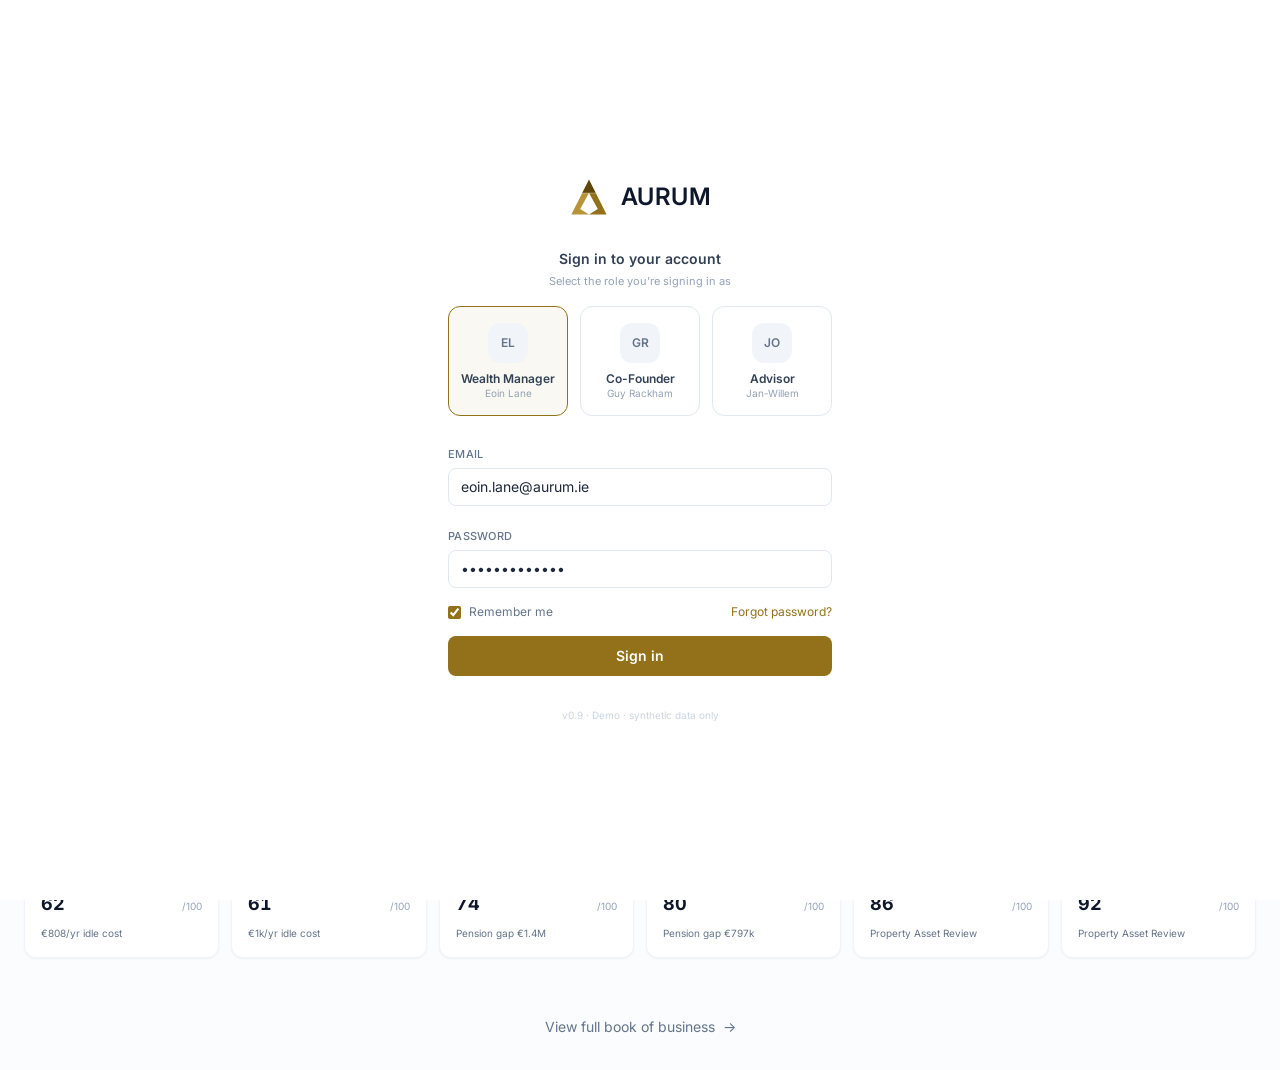
<file: index.html>
<!DOCTYPE html>
<html lang="en">
<head>
  <meta charset="UTF-8" />
  <meta name="viewport" content="width=device-width, initial-scale=1.0" />
  <title>Aurum — Wealth Intelligence Platform</title>
  <link rel="icon" type="image/svg+xml" href="favicon.svg" />
  <link rel="icon" type="image/x-icon" href="favicon.ico" />
  <link rel="apple-touch-icon" sizes="180x180" href="apple-touch-icon.png" />
  <link rel="stylesheet" href="tailwind.css?v=0.9.10" />
  <script src="cohort.js?v=0.9.10"></script>
  <style>
    @import url('https://fonts.googleapis.com/css2?family=Inter:wght@300;400;500;600;700&display=swap');
    body { font-family: 'Inter', system-ui, sans-serif; }
    .gold    { color: #92711A; }
    .gold-bg { background-color: #92711A; }
    .card { transition: transform 0.12s ease, box-shadow 0.12s ease; }
    .card:hover { transform: translateY(-2px); box-shadow: 0 8px 24px -8px rgba(15,23,42,0.12); }
  </style>
</head>
<body class="bg-slate-50/60 text-slate-900 min-h-screen">

  <!-- ── Sign-in overlay (theatrical — no real auth) ──────────────────── -->
  <div id="login-screen" class="fixed inset-0 z-50 bg-white flex items-center justify-center">
    <div class="w-full max-w-md px-8">
      <div class="flex items-center justify-center gap-3 mb-8">
        <svg viewBox="0 0 100 100" class="w-10 h-10 flex-shrink-0" aria-label="Aurum">
          <path d="M 50 6 L 67 40 L 33 40 Z" fill="#5E4509"/>
          <path d="M 33 40 L 50 40 L 28 80 L 50 94 L 6 94 Z" fill="#B89438"/>
          <path d="M 67 40 L 50 40 L 72 80 L 50 94 L 94 94 Z" fill="#92711A"/>
          <g stroke="#ffffff" stroke-width="0.8" fill="none">
            <line x1="33" y1="40" x2="67" y2="40"/>
            <line x1="50" y1="40" x2="50" y2="94"/>
          </g>
        </svg>
        <span class="font-semibold tracking-wide text-2xl text-slate-900">AURUM</span>
      </div>

      <h2 class="text-center text-sm font-semibold text-slate-700 mb-1">Sign in to your account</h2>
      <p class="text-center text-[11px] text-slate-400 mb-4">Select the role you're signing in as</p>
      <div class="grid grid-cols-3 gap-3 mb-6">
        <button type="button" data-user="eoin" onclick="selectUser('eoin')"
                class="persona-tile px-3 py-4 rounded-xl border border-slate-200 hover:border-slate-300 hover:bg-slate-50 transition-colors text-center">
          <div class="w-10 h-10 mx-auto rounded-xl bg-slate-100 flex items-center justify-center text-xs font-semibold text-slate-500">EL</div>
          <p class="mt-2 text-xs font-semibold text-slate-700">Wealth Manager</p>
          <p class="text-[10px] text-slate-400 leading-tight truncate">Eoin Lane</p>
        </button>
        <button type="button" data-user="guy" onclick="selectUser('guy')"
                class="persona-tile px-3 py-4 rounded-xl border border-slate-200 hover:border-slate-300 hover:bg-slate-50 transition-colors text-center">
          <div class="w-10 h-10 mx-auto rounded-xl bg-slate-100 flex items-center justify-center text-xs font-semibold text-slate-500">GR</div>
          <p class="mt-2 text-xs font-semibold text-slate-700">Co-Founder</p>
          <p class="text-[10px] text-slate-400 leading-tight truncate">Guy Rackham</p>
        </button>
        <button type="button" data-user="jan" onclick="selectUser('jan')"
                class="persona-tile px-3 py-4 rounded-xl border border-slate-200 hover:border-slate-300 hover:bg-slate-50 transition-colors text-center">
          <div class="w-10 h-10 mx-auto rounded-xl bg-slate-100 flex items-center justify-center text-xs font-semibold text-slate-500">JO</div>
          <p class="mt-2 text-xs font-semibold text-slate-700">Advisor</p>
          <p class="text-[10px] text-slate-400 leading-tight truncate">Jan-Willem</p>
        </button>
      </div>

      <form onsubmit="handleLogin(event)" class="space-y-4" autocomplete="off">
        <div>
          <label for="login-email" class="text-[11px] font-medium text-slate-500 uppercase tracking-wide">Email</label>
          <input id="login-email" type="email" required value="eoin.lane@aurum.ie"
                 class="mt-1 w-full px-3 py-2 border border-slate-200 rounded-lg focus:outline-none focus:ring-1 focus:ring-[#92711A] bg-white text-sm text-slate-800"/>
        </div>
        <div>
          <label for="login-password" class="text-[11px] font-medium text-slate-500 uppercase tracking-wide">Password</label>
          <input id="login-password" type="password" required value="demo-password"
                 class="mt-1 w-full px-3 py-2 border border-slate-200 rounded-lg focus:outline-none focus:ring-1 focus:ring-[#92711A] bg-white text-sm text-slate-800"/>
        </div>
        <div class="flex items-center justify-between text-xs">
          <label class="flex items-center gap-2 text-slate-500 select-none">
            <input type="checkbox" checked class="rounded border-slate-300 accent-[#92711A]"/>
            Remember me
          </label>
          <a href="#" onclick="event.preventDefault()" class="text-[#92711A] hover:underline">Forgot password?</a>
        </div>
        <button type="submit"
                class="w-full py-2.5 rounded-lg gold-bg text-white font-semibold text-sm hover:opacity-90 transition-opacity">
          Sign in
        </button>
      </form>
      <p class="mt-8 text-center text-[10px] text-slate-300">v0.9 · Demo · synthetic data only</p>
    </div>
  </div>

  <script>
    // ── Personas (theatrical — anyone can sign in as anyone) ────────────
    const AURUM_USERS = {
      eoin: { name: 'Eoin Lane',        first: 'Eoin', email: 'eoin.lane@aurum.ie',   title: 'Senior Wealth Manager', initials: 'EL' },
      guy:  { name: 'Guy Rackham',      first: 'Guy',  email: 'guy.rackham@aurum.ie', title: 'Co-Founder',            initials: 'GR' },
      jan:  { name: 'Jan-Willem Ophof', first: 'Jan',  email: 'jan.ophof@aurum.ie',   title: 'Advisor',               initials: 'JO' },
    };
    let aurumSelectedUser = 'eoin';

    function selectUser(key) {
      const u = AURUM_USERS[key];
      if (!u) return;
      aurumSelectedUser = key;
      document.getElementById('login-email').value = u.email;
      document.querySelectorAll('.persona-tile').forEach(t => {
        const on = t.dataset.user === key;
        t.classList.toggle('border-[#92711A]', on);
        t.classList.toggle('bg-[#92711A]/5',  on);
        t.classList.toggle('border-slate-200', !on);
      });
    }

    function applyUserToPage(key) {
      const u = AURUM_USERS[key] || AURUM_USERS.eoin;
      const nameEl = document.getElementById('header-user-name');
      const initEl = document.getElementById('header-user-initials');
      const greetEl = document.getElementById('greeting');
      if (nameEl)  nameEl.textContent  = `${u.name} · ${u.title}`;
      if (initEl)  initEl.textContent  = u.initials;
      if (greetEl) greetEl.textContent = `Welcome back, ${u.first}`;
    }

    function handleLogin(e) {
      e.preventDefault();
      try { sessionStorage.setItem('aurum_user', aurumSelectedUser); } catch (_) {}
      applyUserToPage(aurumSelectedUser);
      const screen = document.getElementById('login-screen');
      screen.style.transition = 'opacity 0.25s ease';
      screen.style.opacity = '0';
      setTimeout(() => { screen.style.display = 'none'; }, 250);
    }

    function signOut(e) {
      if (e) e.preventDefault();
      try { sessionStorage.removeItem('aurum_user'); } catch (_) {}
      location.reload();
    }

    // Pre-select last persona used (if any); apply name to header immediately
    // so the page is correct even before the user clicks Sign in.
    (function() {
      let saved = null;
      try { saved = sessionStorage.getItem('aurum_user'); } catch (_) {}
      const key = AURUM_USERS[saved] ? saved : 'eoin';
      selectUser(key);
      // Defer applyUserToPage until DOM is ready (header elements exist)
      document.addEventListener('DOMContentLoaded', () => applyUserToPage(key));
    })();
  </script>

  <!-- ── Header ──────────────────────────────────────────────────────── -->
  <header class="bg-white border-b border-slate-100">
    <div class="px-6 py-3.5 flex items-center justify-between max-w-7xl mx-auto">
      <div class="flex items-center gap-3">
        <svg viewBox="0 0 100 100" class="w-8 h-8 flex-shrink-0" aria-label="Aurum">
          <path d="M 50 6 L 67 40 L 33 40 Z" fill="#5E4509"/>
          <path d="M 33 40 L 50 40 L 28 80 L 50 94 L 6 94 Z" fill="#B89438"/>
          <path d="M 67 40 L 50 40 L 72 80 L 50 94 L 94 94 Z" fill="#92711A"/>
          <g stroke="#ffffff" stroke-width="0.8" fill="none">
            <line x1="33" y1="40" x2="67" y2="40"/>
            <line x1="50" y1="40" x2="50" y2="94"/>
          </g>
        </svg>
        <span class="font-semibold text-slate-900 tracking-wide">AURUM</span>
        <span class="text-slate-300 text-sm">|</span>
        <span class="text-slate-400 text-sm">Wealth Intelligence Platform</span>
      </div>
      <div class="flex items-center gap-3">
        <span id="header-user-name" class="text-xs text-slate-400">Eoin Lane · Senior Wealth Manager</span>
        <div id="header-user-initials" class="w-8 h-8 rounded-full bg-slate-100 flex items-center justify-center text-[11px] font-semibold text-slate-500">EL</div>
        <a href="#" onclick="signOut(event)" class="text-[11px] text-slate-400 hover:text-slate-700">Sign out</a>
      </div>
    </div>
  </header>

  <main class="max-w-7xl mx-auto px-6 py-8 space-y-10">

    <!-- ── Greeting + day frame ──────────────────────────────────────── -->
    <section>
      <h1 id="greeting" class="text-2xl font-semibold text-slate-900">Welcome back, Eoin</h1>
      <p id="day-frame" class="text-sm text-slate-500 mt-1"></p>
    </section>

    <!-- ── Row 1: Hidden Opportunities ───────────────────────────────── -->
    <section>
      <div class="flex items-baseline justify-between mb-4">
        <div>
          <h2 class="text-[11px] font-semibold text-slate-500 uppercase tracking-widest">Hidden opportunities</h2>
          <p class="text-[11px] text-slate-400 mt-0.5">Clients who don't look urgent on the surface but carry a High-urgency conversation</p>
        </div>
        <span id="hidden-count" class="text-[11px] text-slate-400"></span>
      </div>
      <div id="hidden-row" class="grid grid-cols-1 sm:grid-cols-2 lg:grid-cols-5 gap-4"></div>
    </section>

    <!-- ── Row 2: Biggest movers (last 6 months) ─────────────────────── -->
    <section>
      <div class="flex items-baseline justify-between mb-4">
        <div>
          <h2 class="text-[11px] font-semibold text-slate-500 uppercase tracking-widest">Biggest movers · last 6 months</h2>
          <p class="text-[11px] text-slate-400 mt-0.5">Direction of travel — the part of the book a static snapshot can't show</p>
        </div>
        <span id="movers-count" class="text-[11px] text-slate-400"></span>
      </div>
      <div id="movers-row" class="grid grid-cols-1 sm:grid-cols-2 lg:grid-cols-4 gap-4"></div>
    </section>

    <!-- ── Row 3: Across the lifecycle ───────────────────────────────── -->
    <section>
      <div class="flex items-baseline justify-between mb-4">
        <div>
          <h2 class="text-[11px] font-semibold text-slate-500 uppercase tracking-widest">Across the lifecycle</h2>
          <p class="text-[11px] text-slate-400 mt-0.5">Top-priority prospect in each life stage — a forcing function for book breadth</p>
        </div>
      </div>
      <div id="lifecycle-row" class="grid grid-cols-2 md:grid-cols-3 lg:grid-cols-6 gap-3"></div>
    </section>

    <!-- ── Footer CTA ───────────────────────────────────────────────── -->
    <div class="text-center pt-4">
      <a href="dashboard.html"
         class="inline-flex items-center gap-2 text-sm text-slate-500 hover:text-slate-700">
        View full book of business
        <span aria-hidden="true">→</span>
      </a>
    </div>

  </main>

  <script>
    // ── Utilities ─────────────────────────────────────────────────────
    const STAGE_LABELS = { seed:'Seed', growth:'Growth', expansion:'Expansion', peak:'Peak', wind_down:'Wind-Down', retired:'Retired' };
    const STAGE_ORDER  = ['seed','growth','expansion','peak','wind_down','retired'];
    const URG_RANK     = { High:3, Medium:2, Low:1 };

    function initials(name) {
      return name.replace(/^(Mr\.|Mrs\.|Ms\.|Dr\.)\s+/,'')
        .split(/\s+/).filter(Boolean).slice(0,2).map(s=>s[0]).join('').toUpperCase();
    }
    function euros(v) {
      if (v == null || !isFinite(v)) return '—';
      const abs = Math.abs(v);
      if (abs >= 1_000_000) return `€${(v/1_000_000).toFixed(2).replace(/\.?0+$/,'')}M`;
      if (abs >= 1_000)     return `€${Math.round(v/1_000)}k`;
      return `€${Math.round(v)}`;
    }
    function priorityChip(p) {
      const cls = p==='High'   ? 'bg-red-50 text-red-600 border-red-100'
                : p==='Medium' ? 'bg-amber-50 text-amber-700 border-amber-100'
                :                'bg-emerald-50 text-emerald-700 border-emerald-100';
      return `<span class="px-2 py-0.5 rounded-md text-[10px] font-semibold border ${cls}">${p}</span>`;
    }
    // Credit-side recs are excluded from Hidden Opportunities — they're defensive
    // ("fix your credit") rather than wealth-side opportunity conversations.
    const CREDIT_AREAS = new Set(['Credit Rehabilitation', 'Credit Health']);
    function topWealthHighRec(c) {
      return (c.recommendations || []).find(r => r.urgency === 'High' && !CREDIT_AREAS.has(r.area));
    }
    function topHighRec(c) {
      return (c.recommendations || []).find(r => r.urgency === 'High');
    }

    // 6-month overall-score delta — points -7 → -1 of the 24-month time series.
    // Window picked because the synthetic data has a ramp-up artefact in the
    // earliest months; 6 back is well into stable territory.
    function sixMonthDelta(c) {
      const ts = c.time_series || [];
      if (ts.length < 7) return 0;
      return ts[ts.length - 1].overall_wealth_score - ts[ts.length - 7].overall_wealth_score;
    }

    // Inline mini-sparkline for the Movers cards — overall score across the
    // full 24-month window, coloured by direction of travel.
    function miniSparkline(values, stroke) {
      if (!values || values.length < 2) return '';
      const w = 100, h = 24, pad = 2;
      const x = i => pad + i * ((w - pad * 2) / (values.length - 1));
      const y = v => pad + (1 - v / 100) * (h - pad * 2);
      const pts = values.map((v, i) => `${x(i).toFixed(1)},${y(v).toFixed(1)}`).join(' ');
      const last = values[values.length - 1];
      return `<svg viewBox="0 0 ${w} ${h}" preserveAspectRatio="none" style="width:100%;height:${h}px">
        <polyline points="${pts}" fill="none" stroke="${stroke}" stroke-width="1.5" stroke-linejoin="round"/>
        <circle cx="${x(values.length - 1).toFixed(1)}" cy="${y(last).toFixed(1)}" r="2" fill="${stroke}"/>
      </svg>`;
    }

    // Cohort gap for the score most relevant to the urgent rec — answers
    // "is this client behind their stage peers on the dimension that matters?"
    const PROSPERITY_RECS = new Set([
      'FCF Conversion', 'Idle Capital Cost',
      'Wealth Building', 'Wealth Seeding',
      'Pension Adequacy', 'Pension Consolidation', 'Pension Growth',
      'Prosperity Pivot', 'Property Asset Review',
    ]);
    const SOLVENCY_RECS = new Set(['Mortgage Transition']);
    function cohortGap(c) {
      const rec = topWealthHighRec(c);
      let scoreKey = 'overall_wealth_score', label = 'overall';
      if (rec && SOLVENCY_RECS.has(rec.area))      { scoreKey = 'solvency_score';   label = 'solvency'; }
      else if (rec && PROSPERITY_RECS.has(rec.area)) { scoreKey = 'prosperity_score'; label = 'prosperity'; }
      const peers = COHORT_DATA.individuals.filter(p => p.life_stage === c.life_stage && p.customer_id !== c.customer_id);
      if (!peers.length) return null;
      const avg = peers.reduce((s, p) => s + (p[scoreKey] || 0), 0) / peers.length;
      return { gap: c[scoreKey] - avg, label };
    }

    // Translate a High-urgency rec into a wealth-manager sentence
    function urgentSignal(c) {
      const m = c.metrics || {};
      const rec = topHighRec(c);
      if (!rec) return null;
      switch (rec.area) {
        case 'FCF Conversion':
          return m.idle_capital_cost_annual && m.monthly_fcf
            ? `${euros(m.monthly_fcf)}/mo accumulating idle · ${euros(m.idle_capital_cost_annual)}/yr opportunity cost`
            : `Free cash flow accumulating with no investment route`;
        case 'Idle Capital Cost':
          return `Idle capital cost ${euros(m.idle_capital_cost_annual)}/yr — needs deployment route`;
        case 'Credit Rehabilitation':
          return `Credit reliability ${Math.round((m.credit_reliability||0)*100)}% — caps solvency before growth`;
        case 'Mortgage Transition':
          return `Mortgage near payoff — redirect debt service to investment`;
        case 'Pension Adequacy':
          return m.pension_annual_shortfall
            ? `Pension shortfall ${euros(m.pension_annual_shortfall)}/yr at current trajectory`
            : `Pension gap ${euros(m.pension_gap)}`;
        case 'Pension Consolidation':
          return `Pension consolidation window — preservation conversation overdue`;
        case 'Wealth Building':
          return `Wealth-building runway with ${euros(m.monthly_fcf)}/mo of headroom`;
        default:
          return rec.area;
      }
    }

    // Fallback signal when no High-urgency rec exists (used by lifecycle row)
    function generalSignal(c) {
      const m = c.metrics || {};
      const rec = (c.recommendations || []).sort((a,b)=>(URG_RANK[b.urgency]||0)-(URG_RANK[a.urgency]||0))[0];
      if (rec) {
        if (rec.area === 'Pension Adequacy' && m.pension_gap) return `Pension gap ${euros(m.pension_gap)}`;
        if (rec.area === 'Idle Capital Cost' && m.idle_capital_cost_annual) return `${euros(m.idle_capital_cost_annual)}/yr idle cost`;
        return rec.area;
      }
      if (m.pension_gap && m.pension_gap > 100_000) return `Pension gap ${euros(m.pension_gap)}`;
      if (m.monthly_fcf && m.monthly_fcf > 1000)    return `${euros(m.monthly_fcf)}/mo FCF`;
      return 'On track';
    }

    // ── Card renderers ────────────────────────────────────────────────
    function hiddenCard(c) {
      const signal = urgentSignal(c) || 'Conversation pending';
      const rec = topWealthHighRec(c) || topHighRec(c);
      const gap = cohortGap(c);
      const gapChip = gap
        ? `<span class="text-[10px] text-slate-500 tabular-nums">
             vs ${STAGE_LABELS[c.life_stage]} ${gap.label}
             <span class="font-semibold" style="color:${gap.gap < 0 ? '#ef4444' : '#10b981'}">${gap.gap >= 0 ? '+' : ''}${gap.gap.toFixed(0)}</span>
           </span>`
        : '';
      const briefingChip = c.briefing
        ? `<span class="px-1.5 py-0.5 rounded text-[9px] font-semibold uppercase tracking-wide bg-slate-900 text-slate-100">Briefing ready</span>`
        : '';
      return `
        <a href="dashboard.html#${c.customer_id}" class="card block bg-white rounded-2xl border border-slate-100 shadow-sm p-5">
          <div class="flex items-start justify-between">
            <div class="flex items-center gap-3 min-w-0">
              <div class="w-10 h-10 rounded-xl bg-slate-100 flex items-center justify-center text-sm font-light text-slate-400 flex-shrink-0">
                ${initials(c.name)}
              </div>
              <div class="min-w-0">
                <p class="text-sm font-semibold text-slate-900 truncate">${c.name}</p>
                <p class="text-[11px] text-slate-400 truncate">${c.age} · ${STAGE_LABELS[c.life_stage]} · ${c.occupation || '—'}</p>
              </div>
            </div>
            ${priorityChip(c.engagement_priority)}
          </div>
          <div class="mt-4 flex items-baseline gap-2">
            <span class="text-2xl font-bold text-slate-900 tabular-nums">${c.overall_wealth_score.toFixed(0)}</span>
            <span class="text-[10px] text-slate-400">overall</span>
            <span class="ml-auto px-1.5 py-0.5 rounded text-[9px] font-bold uppercase tracking-wide bg-red-50 text-red-600 border border-red-100">
              ${rec ? rec.area : 'Urgent'}
            </span>
          </div>
          <p class="mt-3 text-[11px] text-slate-600 leading-snug">${signal}</p>
          <div class="mt-3 pt-3 border-t border-slate-100 flex items-center justify-between gap-2">
            ${gapChip}
            ${briefingChip}
          </div>
        </a>`;
    }

    function moverCard(c) {
      const delta = sixMonthDelta(c);
      const isUp = delta > 0;
      const tone = isUp ? '#10b981' : '#ef4444';
      const arrow = delta >= 0.5 ? '↑' : delta <= -0.5 ? '↓' : '→';
      const series = (c.time_series || []).map(pt => pt.overall_wealth_score);
      return `
        <a href="dashboard.html#${c.customer_id}" class="card block bg-white rounded-2xl border border-slate-100 shadow-sm p-5">
          <div class="flex items-start justify-between">
            <div class="flex items-center gap-3 min-w-0">
              <div class="w-10 h-10 rounded-xl bg-slate-100 flex items-center justify-center text-sm font-light text-slate-400 flex-shrink-0">
                ${initials(c.name)}
              </div>
              <div class="min-w-0">
                <p class="text-sm font-semibold text-slate-900 truncate">${c.name}</p>
                <p class="text-[11px] text-slate-400 truncate">${c.age} · ${STAGE_LABELS[c.life_stage]} · ${c.occupation || '—'}</p>
              </div>
            </div>
            <div class="text-right flex-shrink-0">
              <p class="text-[9px] text-slate-400 uppercase tracking-wide">6-mo Δ</p>
              <p class="text-base font-bold tabular-nums" style="color:${tone}">${arrow} ${delta >= 0 ? '+' : ''}${delta.toFixed(1)}</p>
            </div>
          </div>
          <div class="mt-3">${miniSparkline(series, tone)}</div>
          <div class="mt-2 flex items-baseline justify-between">
            <span class="text-[11px] text-slate-500">Now <span class="font-semibold text-slate-700 tabular-nums">${c.overall_wealth_score.toFixed(0)}</span> · was ${(c.overall_wealth_score - delta).toFixed(0)}</span>
            ${priorityChip(c.engagement_priority)}
          </div>
        </a>`;
    }

    function lifecycleCard(c, stageLabel) {
      return `
        <a href="dashboard.html#${c.customer_id}" class="card block bg-white rounded-xl border border-slate-100 shadow-sm p-4">
          <div class="flex items-center justify-between">
            <span class="text-[9px] font-semibold gold uppercase tracking-widest">${stageLabel}</span>
            ${priorityChip(c.engagement_priority)}
          </div>
          <p class="mt-3 text-sm font-semibold text-slate-900 truncate">${c.name}</p>
          <p class="text-[10px] text-slate-400 truncate">${c.age} · ${c.occupation || '—'}</p>
          <div class="mt-3 flex items-baseline justify-between">
            <span class="text-lg font-bold text-slate-900 tabular-nums">${c.overall_wealth_score.toFixed(0)}</span>
            <span class="text-[10px] text-slate-400">/100</span>
          </div>
          <p class="mt-2 text-[10px] text-slate-500 truncate">${generalSignal(c)}</p>
        </a>`;
    }

    // ── Boot ──────────────────────────────────────────────────────────
    (function init() {
      if (typeof COHORT_DATA === 'undefined') {
        document.getElementById('hidden-row').innerHTML =
          '<p class="col-span-full text-slate-400 text-sm p-8">cohort.js not found.</p>';
        return;
      }
      const all = COHORT_DATA.individuals;

      // Day frame
      const today = new Date().toLocaleDateString('en-IE', { weekday:'long', day:'numeric', month:'long', year:'numeric' });
      const highPriority = all.filter(c => c.engagement_priority === 'High').length;
      document.getElementById('day-frame').textContent =
        `${today} · ${all.length} clients · ${highPriority} high priority`;

      // Row 1 — Hidden Opportunities: non-High priority WITH at least one
      // High-urgency *wealth-side* rec (credit-defensive recs excluded — those
      // are a separate conversation we'll surface elsewhere).
      const hidden = all
        .filter(c => c.engagement_priority !== 'High')
        .filter(c => (c.recommendations || []).some(r => r.urgency === 'High' && !CREDIT_AREAS.has(r.area)))
        .sort((a, b) => {
          // Featured client always anchors the row — it's the demo's narrative anchor
          if (a.featured !== b.featured) return a.featured ? -1 : 1;
          const aH = a.recommendations.filter(r => r.urgency === 'High' && !CREDIT_AREAS.has(r.area)).length;
          const bH = b.recommendations.filter(r => r.urgency === 'High' && !CREDIT_AREAS.has(r.area)).length;
          if (bH !== aH) return bH - aH;
          return a.overall_wealth_score - b.overall_wealth_score; // lower score = more hidden
        });

      // Cap two per life stage so the row tells multiple stage stories,
      // not five variations of one stage.
      const stageCount = {};
      const hiddenDiverse = [];
      for (const c of hidden) {
        const used = stageCount[c.life_stage] || 0;
        if (used >= 2) continue;
        hiddenDiverse.push(c);
        stageCount[c.life_stage] = used + 1;
        if (hiddenDiverse.length >= 5) break;
      }

      document.getElementById('hidden-count').textContent =
        hidden.length === 1 ? '1 found across the book' : `${hidden.length} found across the book`;
      document.getElementById('hidden-row').innerHTML = hiddenDiverse.map(hiddenCard).join('');

      // Row 2 — Biggest movers (6-month overall-score delta, |Δ| ≥ 3).
      // Force balance: top 2 improvers + top 2 decliners. The row always tells
      // two stories — clients to deepen with AND clients at risk — rather than
      // skewing to whichever direction dominates this week's data.
      const moverPool = all
        .map(c => ({ c, d: sixMonthDelta(c) }))
        .filter(x => Math.abs(x.d) >= 3);
      const improvers = moverPool.filter(x => x.d > 0).sort((a, b) => b.d - a.d).slice(0, 2);
      const decliners = moverPool.filter(x => x.d < 0).sort((a, b) => a.d - b.d).slice(0, 2);
      // Order: improver, decliner, improver, decliner — visual alternation
      const moversShown = [improvers[0], decliners[0], improvers[1], decliners[1]].filter(Boolean);
      document.getElementById('movers-count').textContent =
        `${moverPool.length} clients moving ±3 or more · ${improvers.length} up · ${decliners.length} down`;
      document.getElementById('movers-row').innerHTML = moversShown.map(x => moverCard(x.c)).join('');

      // Row 3 — Lifecycle: top in each stage, ordered Seed → Retired
      const lifecycle = STAGE_ORDER.map(stage => {
        const peers = all.filter(c => c.life_stage === stage);
        if (!peers.length) return '';
        const top = peers.sort((a, b) =>
          (URG_RANK[b.engagement_priority]||0) - (URG_RANK[a.engagement_priority]||0)
          || b.overall_wealth_score - a.overall_wealth_score
        )[0];
        return lifecycleCard(top, STAGE_LABELS[stage]);
      }).join('');
      document.getElementById('lifecycle-row').innerHTML = lifecycle;
    })();
  </script>
</body>
</html>
</file>
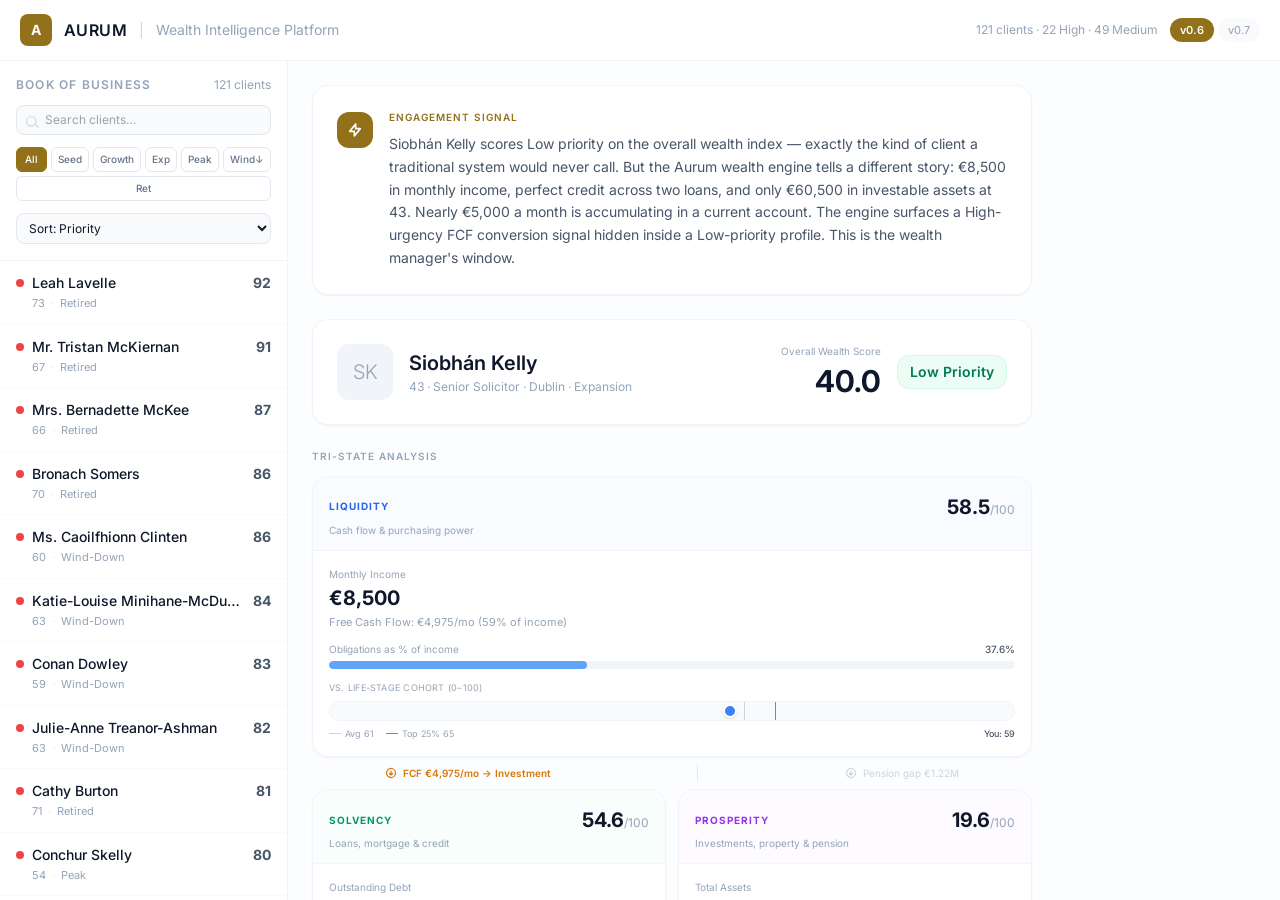
<file: v0.6/index.html>
<!DOCTYPE html>
<html lang="en">
<head>
  <meta charset="UTF-8" />
  <meta name="viewport" content="width=device-width, initial-scale=1.0" />
  <title>Aurum — Wealth Intelligence Platform</title>
  <link rel="stylesheet" href="../tailwind.css" />
  <script src="../cohort.js"></script>
  <script src="../scenario.js"></script>
  <style>
    @import url('https://fonts.googleapis.com/css2?family=Inter:wght@300;400;500;600;700&display=swap');
    body { font-family: 'Inter', system-ui, sans-serif; }
    .fade-in { animation: fadeUp 0.4s ease forwards; }
    @keyframes fadeUp { from { opacity:0; transform:translateY(8px); } to { opacity:1; transform:none; } }
    .client-row { transition: background 0.15s; }
    .client-row:hover { background: #fafafa; }
    .client-row.selected { background: #fffbeb; border-left: 3px solid #92711A; }
    .gold { color: #92711A; }
    .gold-bg { background-color: #92711A; }
    ::-webkit-scrollbar { width: 4px; }
    ::-webkit-scrollbar-track { background: transparent; }
    ::-webkit-scrollbar-thumb { background: #e2e8f0; border-radius: 2px; }
    .prop-bar { transition: width 0.9s cubic-bezier(0.4,0,0.2,1); }
    input[type=range] { accent-color: #92711A; cursor: pointer; }
  </style>
</head>
<body class="bg-white text-slate-900 h-screen flex flex-col overflow-hidden">

  <!-- ── Header ──────────────────────────────────────────────────────── -->
  <header class="bg-white border-b border-slate-100 flex-shrink-0 z-10">
    <div class="px-5 py-3.5 flex items-center justify-between">
      <div class="flex items-center gap-3">
        <div class="w-8 h-8 rounded-lg gold-bg flex items-center justify-center">
          <span class="text-white font-bold text-sm">A</span>
        </div>
        <span class="font-semibold text-slate-900 tracking-wide">AURUM</span>
        <span class="text-slate-300 text-sm hidden sm:inline">|</span>
        <span class="text-slate-400 text-sm hidden sm:inline">Wealth Intelligence Platform</span>
      </div>
      <div class="flex items-center gap-3">
        <span id="cohort-summary" class="text-xs text-slate-400 hidden sm:block"></span>
        <div class="flex items-center gap-1 text-[11px]">
          <span class="px-2.5 py-1 rounded-full bg-[#92711A] text-white font-semibold">v0.6</span>
          <a href="../" class="px-2.5 py-1 rounded-full bg-slate-50 text-slate-400 hover:text-slate-600 hover:bg-slate-100 transition-colors">v0.7</a>
        </div>
      </div>
    </div>
  </header>

  <!-- ── Two-panel body ──────────────────────────────────────────────── -->
  <div class="flex flex-1 overflow-hidden">

    <!-- ── Left: Client list ─────────────────────────────────────────── -->
    <aside class="w-72 border-r border-slate-100 flex flex-col flex-shrink-0 bg-white">
      <div class="p-4 border-b border-slate-100 space-y-3">
        <div class="flex items-center justify-between">
          <span class="text-xs font-semibold text-slate-400 uppercase tracking-widest">Book of Business</span>
          <span id="client-count" class="text-xs text-slate-400"></span>
        </div>
        <div class="relative">
          <svg class="absolute left-2.5 top-2.5 w-3.5 h-3.5 text-slate-300" fill="none" viewBox="0 0 24 24" stroke="currentColor" stroke-width="2">
            <path stroke-linecap="round" stroke-linejoin="round" d="M21 21l-4.35-4.35M17 11A6 6 0 111 11a6 6 0 0116 0z"/>
          </svg>
          <input id="search" type="text" placeholder="Search clients…"
            class="w-full pl-7 pr-3 py-1.5 text-xs border border-slate-200 rounded-lg focus:outline-none focus:ring-1 focus:ring-[#B8860B] bg-slate-50"/>
        </div>
        <div class="flex gap-1 flex-wrap">
          <button onclick="setFilter('all')"       class="filter-btn text-[10px] font-medium px-1.5 py-1 rounded-md border" data-stage="all">All</button>
          <button onclick="setFilter('seed')"      class="filter-btn text-[10px] font-medium px-1.5 py-1 rounded-md border" data-stage="seed">Seed</button>
          <button onclick="setFilter('growth')"    class="filter-btn text-[10px] font-medium px-1.5 py-1 rounded-md border" data-stage="growth">Growth</button>
          <button onclick="setFilter('expansion')" class="filter-btn text-[10px] font-medium px-1.5 py-1 rounded-md border" data-stage="expansion">Exp</button>
          <button onclick="setFilter('peak')"      class="filter-btn text-[10px] font-medium px-1.5 py-1 rounded-md border" data-stage="peak">Peak</button>
          <button onclick="setFilter('wind_down')" class="filter-btn text-[10px] font-medium px-1.5 py-1 rounded-md border" data-stage="wind_down">Wind↓</button>
          <button onclick="setFilter('retired')"   class="filter-btn text-[10px] font-medium px-1.5 py-1 rounded-md border" data-stage="retired">Ret</button>
        </div>
        <select id="sort-select" onchange="setSort(this.value)"
          class="w-full text-xs border border-slate-200 rounded-lg px-2 py-1.5 bg-slate-50 focus:outline-none focus:ring-1 focus:ring-[#B8860B]">
          <option value="priority">Sort: Priority</option>
          <option value="score_desc">Sort: Score ↓</option>
          <option value="score_asc">Sort: Score ↑</option>
          <option value="name">Sort: Name A–Z</option>
        </select>
      </div>
      <div class="flex-1 overflow-y-auto" id="client-list"></div>
    </aside>

    <!-- ── Right: Detail panel ───────────────────────────────────────── -->
    <main class="flex-1 overflow-y-auto bg-slate-50/40" id="detail-panel">
      <div class="p-6 text-slate-400 text-sm">Select a client to view their profile.</div>
    </main>
  </div>

  <script>
    // ── Constants ─────────────────────────────────────────────────────
    const STAGE_LABELS = { seed:'Seed', growth:'Growth', expansion:'Expansion', peak:'Peak', wind_down:'Wind-Down', retired:'Retired' };
    const STAGE_ORDER  = ['seed','growth','expansion','peak','wind_down','retired'];
    // Conservative real return for drawdown planner (nominal 4% ≈ real 1.5% after inflation)
    const EQUITY_RETURN  = 0.04;
    const INFLATION_RATE = 0.025;

    // ── State ─────────────────────────────────────────────────────────
    let selectedId  = null;
    let filterStage = 'all';
    let sortBy      = 'priority';
    let searchQuery = '';

    // ── Formatting helpers ────────────────────────────────────────────
    function priorityOrder(p) { return p==='High'?0:p==='Medium'?1:2; }

    function priorityStyles(p) {
      if (p==='High')   return 'bg-red-50 text-red-600 border border-red-100';
      if (p==='Medium') return 'bg-amber-50 text-amber-700 border border-amber-100';
      return 'bg-emerald-50 text-emerald-700 border border-emerald-100';
    }

    function priorityDot(p) {
      return p==='High'?'#ef4444':p==='Medium'?'#f59e0b':'#10b981';
    }

    function urgencyStyles(u) {
      if (u==='High')   return { bar:'bg-red-500',    badge:'bg-red-50 text-red-600 border-red-100' };
      if (u==='Medium') return { bar:'bg-amber-400',  badge:'bg-amber-50 text-amber-700 border-amber-100' };
      return                   { bar:'bg-emerald-400',badge:'bg-emerald-50 text-emerald-700 border-emerald-100' };
    }

    function stateColour(s) {
      if (s==='Liquidity')  return 'text-blue-600 bg-blue-50';
      if (s==='Solvency')   return 'text-emerald-600 bg-emerald-50';
      if (s==='Prosperity') return 'text-purple-600 bg-purple-50';
      return 'text-slate-600 bg-slate-50';
    }

    function euros(v) {
      if (v == null) return '—';
      const abs = Math.abs(v);
      if (abs >= 1_000_000) return (v<0?'-':'')+'€'+(abs/1_000_000).toFixed(2)+'M';
      if (abs >= 1_000)     return (v<0?'-':'')+'€'+Math.round(abs).toLocaleString('en-IE');
      return (v<0?'-':'')+'€'+Math.round(abs);
    }

    function pct(v, d=1) { return v==null?'—':(v*100).toFixed(d)+'%'; }

    function initials(name) {
      const p = name.trim().split(/\s+/);
      return p.length===1 ? p[0].slice(0,2).toUpperCase() : (p[0][0]+p[p.length-1][0]).toUpperCase();
    }

    function autoInsight(c) {
      const first = c.name.split(' ').find(w => !w.match(/^(Mr|Mrs|Ms|Dr|Prof)\.?$/i)) || c.name.split(' ')[0];
      const top = c.recommendations && c.recommendations[0];
      if (c.engagement_priority==='High') {
        return `${first} presents a high-priority engagement opportunity. The Aurum wealth engine has surfaced a ${top?top.area:'wealth building'} signal — immediate outreach recommended.`;
      }
      if (c.engagement_priority==='Medium') {
        return `${first} scores Medium priority on the wealth index. The engine flags a ${top?top.area:'portfolio review'} opportunity worth exploring in the next advisory cycle.`;
      }
      return `${first} is currently low priority on the wealth index. Monitor for changes in cash flow or asset position that may trigger a higher-urgency signal.`;
    }

    // ── Cohort benchmarks (computed once from COHORT_DATA) ────────────
    let _benchmarks = null;
    function getStageBenchmarks() {
      if (_benchmarks) return _benchmarks;
      _benchmarks = {};
      STAGE_ORDER.forEach(stage => {
        const cohort = COHORT_DATA.individuals.filter(c => c.life_stage === stage);
        _benchmarks[stage] = {};
        ['liquidity_score','solvency_score','prosperity_score','overall_wealth_score'].forEach(key => {
          const vals = cohort.map(c => c[key]).filter(v => v != null).sort((a,b)=>a-b);
          const n = vals.length;
          _benchmarks[stage][key] = {
            mean: n ? vals.reduce((a,b)=>a+b,0)/n : 50,
            q75:  n ? vals[Math.floor(n*0.75)] : 70,
          };
        });
      });
      return _benchmarks;
    }

    // ── State box: amount + proportion + cohort comparison ────────────
    function renderStateBox(cfg) {
      const { label, subtitle, score, amount, amountLabel, secondary,
              propValue, propLabel, fillColor, headerBg, textColor,
              dotBg, stage, scoreKey } = cfg;
      const propPct  = Math.min(100, Math.max(0, (propValue||0)*100)).toFixed(1);
      const b        = getStageBenchmarks()[stage]?.[scoreKey] || { mean:50, q75:75 };
      const meanPos  = b.mean.toFixed(1);
      const q75Pos   = b.q75.toFixed(1);
      const clientPos = Math.min(99.5, Math.max(0.5, score)).toFixed(1);

      return `
        <div class="bg-white rounded-2xl border border-slate-100 shadow-sm overflow-hidden flex-1 min-w-0">
          <!-- Header -->
          <div class="px-4 pt-4 pb-3 ${headerBg} border-b border-slate-100/80">
            <div class="flex items-center justify-between">
              <span class="text-[10px] font-bold ${textColor} uppercase tracking-widest">${label}</span>
              <span class="text-xl font-bold text-slate-900">${score.toFixed(1)}<span class="text-xs font-normal text-slate-400">/100</span></span>
            </div>
            <p class="text-[10px] text-slate-400 mt-0.5">${subtitle}</p>
          </div>
          <!-- Amount -->
          <div class="px-4 pt-4">
            <p class="text-[10px] text-slate-400 mb-0.5">${amountLabel}</p>
            <p class="text-xl font-bold text-slate-900">${amount}</p>
            ${secondary ? `<p class="text-[11px] text-slate-400 mt-0.5">${secondary}</p>` : ''}
          </div>
          <!-- Proportion bar -->
          <div class="px-4 pt-3">
            <div class="flex items-center justify-between text-[10px] text-slate-400 mb-1">
              <span>${propLabel}</span>
              <span class="font-medium text-slate-600">${propPct}%</span>
            </div>
            <div class="h-2 bg-slate-100 rounded-full overflow-hidden">
              <div class="prop-bar h-full ${fillColor} rounded-full" style="width:${propPct}%"></div>
            </div>
          </div>
          <!-- Cohort comparison track -->
          <div class="px-4 pt-3 pb-4">
            <p class="text-[9px] text-slate-400 mb-1.5 uppercase tracking-wide">vs. Life-Stage Cohort (0–100)</p>
            <div class="relative h-5 rounded-full bg-slate-50 border border-slate-100 overflow-hidden">
              <!-- mean line -->
              <div class="absolute top-0 bottom-0 w-px bg-slate-300" style="left:${meanPos}%"></div>
              <!-- q75 line -->
              <div class="absolute top-0 bottom-0 w-px bg-[#B8860B]" style="left:${q75Pos}%"></div>
              <!-- client dot -->
              <div class="absolute top-1/2 -translate-y-1/2 w-3.5 h-3.5 rounded-full border-2 border-white shadow ${dotBg} -translate-x-1/2"
                   style="left:${clientPos}%"></div>
            </div>
            <div class="flex items-center gap-3 mt-1.5 text-[9px] text-slate-400">
              <span class="flex items-center gap-1"><span class="w-3 h-px bg-slate-300 inline-block"></span>Avg ${parseFloat(meanPos).toFixed(0)}</span>
              <span class="flex items-center gap-1"><span class="w-3 h-px bg-[#B8860B] inline-block"></span>Top 25% ${parseFloat(q75Pos).toFixed(0)}</span>
              <span class="ml-auto font-medium text-slate-600">You: ${parseFloat(clientPos).toFixed(0)}</span>
            </div>
          </div>
        </div>`;
    }

    // ── Life-stage trend (cohort medians) ─────────────────────────────
    function renderLifeStageTrend(currentStage) {
      const bars = STAGE_ORDER.map(stage => {
        const cohort = COHORT_DATA.individuals.filter(c => c.life_stage === stage);
        const scores = cohort.map(c => c.overall_wealth_score).sort((a,b)=>a-b);
        const median = scores.length ? scores[Math.floor(scores.length/2)] : 0;
        const isCurrent = stage === currentStage;
        const heightPct = Math.max(8, median);
        return `
          <div class="flex flex-col items-center gap-1 flex-1 min-w-0">
            <span class="text-[9px] ${isCurrent ? 'font-bold gold' : 'text-slate-400'}">${median.toFixed(0)}</span>
            <div class="w-full flex items-end justify-center" style="height:44px">
              <div class="w-full rounded-t ${isCurrent ? 'bg-[#92711A]' : 'bg-slate-200'}"
                   style="height:${heightPct}%"></div>
            </div>
            <span class="text-[9px] ${isCurrent ? 'font-semibold gold' : 'text-slate-400'} text-center leading-tight truncate w-full text-center">
              ${STAGE_LABELS[stage]}
            </span>
            ${isCurrent ? '<span class="text-[8px] gold">▲ Now</span>' : '<span class="text-[8px] text-transparent">·</span>'}
          </div>`;
      }).join('');
      return `
        <div>
          <h3 class="text-[10px] font-semibold text-slate-400 uppercase tracking-widest mb-3">Life-Stage Position</h3>
          <div class="bg-white rounded-2xl border border-slate-100 shadow-sm p-4">
            <div class="flex gap-2 items-end">${bars}</div>
            <p class="text-[9px] text-slate-300 mt-3 text-center">Cohort median overall score per life stage · this client highlighted</p>
          </div>
        </div>`;
    }

    // ── Retirement planner ────────────────────────────────────────────
    function renderRetirementPlanner(c) {
      const m = c.metrics || {};
      const totalAssets = m.total_assets || 0;
      const annualIncome = (m.monthly_income || 0) * 12;
      const defActive  = Math.max(20000, Math.round(annualIncome * 0.65 / 5000) * 5000);
      const defPassive = Math.max(15000, Math.round(annualIncome * 0.40 / 5000) * 5000);
      const defFloor   = Math.round(totalAssets * 0.10 / 10000) * 10000;
      const maxActive  = Math.max(defActive  * 2, 150000);
      const maxPassive = Math.max(defPassive * 2, 100000);
      const maxFloor   = Math.max(defFloor   * 4, Math.round(totalAssets * 0.5 / 10000) * 10000 || 500000);
      const pid = `rp_${c.customer_id.replace(/[^a-z0-9]/gi,'')}`;
      return `
        <div>
          <h3 class="text-[10px] font-semibold text-slate-400 uppercase tracking-widest mb-3">Retirement Liquidation Planner</h3>
          <div class="bg-white rounded-2xl border border-slate-100 shadow-sm p-5">
            <div class="grid grid-cols-1 sm:grid-cols-3 gap-5 mb-5">
              <div>
                <div class="flex justify-between mb-1">
                  <label class="text-[10px] text-slate-400">Active phase <span class="text-[9px] text-slate-300">(yrs 1–10)</span></label>
                  <span class="text-[10px] font-semibold text-slate-700" id="${pid}_av">${euros(defActive)}<span class="font-normal text-slate-400">/yr</span></span>
                </div>
                <input type="range" id="${pid}_a" min="5000" max="${maxActive}" step="5000"
                  value="${defActive}" oninput="plannerChange('${pid}','${c.customer_id}')"
                  class="w-full h-1.5 rounded-full appearance-none bg-slate-200">
              </div>
              <div>
                <div class="flex justify-between mb-1">
                  <label class="text-[10px] text-slate-400">Passive phase <span class="text-[9px] text-slate-300">(yrs 11–25)</span></label>
                  <span class="text-[10px] font-semibold text-slate-700" id="${pid}_pv">${euros(defPassive)}<span class="font-normal text-slate-400">/yr</span></span>
                </div>
                <input type="range" id="${pid}_p" min="5000" max="${maxPassive}" step="5000"
                  value="${defPassive}" oninput="plannerChange('${pid}','${c.customer_id}')"
                  class="w-full h-1.5 rounded-full appearance-none bg-slate-200">
              </div>
              <div>
                <div class="flex justify-between mb-1">
                  <label class="text-[10px] text-slate-400">Estate floor</label>
                  <span class="text-[10px] font-semibold text-slate-700" id="${pid}_fv">${euros(defFloor)}</span>
                </div>
                <input type="range" id="${pid}_f" min="0" max="${maxFloor}" step="10000"
                  value="${defFloor}" oninput="plannerChange('${pid}','${c.customer_id}')"
                  class="w-full h-1.5 rounded-full appearance-none bg-slate-200">
              </div>
            </div>
            <div id="${pid}_status" class="text-xs text-center mb-3 h-4 font-medium"></div>
            <canvas id="${pid}_canvas" height="130" class="w-full block"></canvas>
            <p class="text-[9px] text-slate-300 mt-2 text-center">4% nominal return · 2.5% inflation · spend inflation-adjusted annually</p>
          </div>
        </div>`;
    }

    function projectDrawdown(assets, annualActive, annualPassive, yearsActive, yearsPassive, floor) {
      let v = assets;
      const years=[], values=[], phases=[];
      let depleted=null;
      for (let yr=1; yr<=yearsActive+yearsPassive; yr++) {
        const spend = yr<=yearsActive ? annualActive : annualPassive;
        v = v * (1+EQUITY_RETURN) - spend * Math.pow(1+INFLATION_RATE, yr-1);
        if (v<=floor && depleted===null) depleted=yr;
        years.push(yr); values.push(Math.max(0,v)); phases.push(yr<=yearsActive?'active':'passive');
      }
      return { years, values, phases, depleted, final: Math.max(0,v) };
    }

    function drawPlannerCanvas(canvasId, data, totalAssets, floor, yearsActive) {
      const canvas = document.getElementById(canvasId);
      if (!canvas) return;
      const DPR = window.devicePixelRatio||1;
      const W=canvas.offsetWidth, H=canvas.height;
      canvas.width=W*DPR; canvas.height=H*DPR;
      const ctx=canvas.getContext('2d');
      ctx.scale(DPR,DPR);

      const pad={t:10,r:15,b:26,l:58};
      const cw=W-pad.l-pad.r, ch=H-pad.t-pad.b;
      const n=data.years.length;
      const maxV=Math.max(totalAssets,...data.values,floor||0)*1.05;

      function xp(i){ return pad.l+(i/(n-1))*cw; }
      function yp(v){ return pad.t+ch*(1-v/maxV); }

      // Phase backgrounds
      const tx=xp(yearsActive);
      ctx.fillStyle='#f8faff'; ctx.fillRect(pad.l,pad.t,tx-pad.l,ch);
      ctx.fillStyle='#f9f7f4'; ctx.fillRect(tx,pad.t,pad.l+cw-tx,ch);

      // Phase labels
      ctx.font=`9px Inter,sans-serif`; ctx.fillStyle='#94a3b8';
      ctx.fillText('Active',pad.l+4,pad.t+10);
      ctx.fillText('Passive',tx+4,pad.t+10);

      // Horizontal grid + y labels
      [0.25,0.5,0.75,1].forEach(f => {
        const y=yp(maxV*f);
        ctx.strokeStyle='#f1f5f9'; ctx.lineWidth=1;
        ctx.beginPath(); ctx.moveTo(pad.l,y); ctx.lineTo(pad.l+cw,y); ctx.stroke();
        ctx.fillStyle='#94a3b8'; ctx.font='8px Inter,sans-serif';
        ctx.textAlign='right'; ctx.fillText(euros(maxV*f),pad.l-3,y+3);
      });
      ctx.textAlign='left';

      // X axis labels
      data.years.forEach((yr,i) => {
        if(yr%5===0){ ctx.fillStyle='#94a3b8'; ctx.font='8px Inter,sans-serif';
          ctx.fillText(`yr${yr}`,xp(i)-8,pad.t+ch+16); }
      });

      // Floor line
      if(floor>0){
        ctx.setLineDash([3,3]); ctx.strokeStyle='#94a3b8'; ctx.lineWidth=1;
        ctx.beginPath(); ctx.moveTo(pad.l,yp(floor)); ctx.lineTo(pad.l+cw,yp(floor)); ctx.stroke();
        ctx.setLineDash([]);
        ctx.fillStyle='#94a3b8'; ctx.font='8px Inter,sans-serif';
        ctx.fillText('floor',pad.l+2,yp(floor)-3);
      }

      // Depletion zone
      if(data.depleted!==null){
        const dx=xp(data.depleted-1);
        ctx.fillStyle='rgba(239,68,68,0.07)';
        ctx.fillRect(dx,pad.t,pad.l+cw-dx,ch);
      }

      // Drawdown curve fill
      ctx.beginPath();
      data.values.forEach((v,i) => i===0 ? ctx.moveTo(xp(i),yp(v)) : ctx.lineTo(xp(i),yp(v)));
      ctx.lineTo(xp(n-1),yp(0)); ctx.lineTo(xp(0),yp(0)); ctx.closePath();
      ctx.fillStyle='rgba(146,113,26,0.08)'; ctx.fill();

      // Drawdown curve line
      ctx.beginPath();
      data.values.forEach((v,i) => i===0 ? ctx.moveTo(xp(i),yp(v)) : ctx.lineTo(xp(i),yp(v)));
      ctx.strokeStyle='#92711A'; ctx.lineWidth=2; ctx.stroke();

      // Start point
      ctx.beginPath(); ctx.arc(xp(0),yp(totalAssets),4,0,Math.PI*2);
      ctx.fillStyle='#92711A'; ctx.fill();
    }

    function plannerChange(pid, customerId) {
      const active  = parseInt(document.getElementById(`${pid}_a`).value);
      const passive = parseInt(document.getElementById(`${pid}_p`).value);
      const floor   = parseInt(document.getElementById(`${pid}_f`).value);
      document.getElementById(`${pid}_av`).innerHTML = `${euros(active)}<span class="font-normal text-slate-400">/yr</span>`;
      document.getElementById(`${pid}_pv`).innerHTML = `${euros(passive)}<span class="font-normal text-slate-400">/yr</span>`;
      document.getElementById(`${pid}_fv`).textContent = euros(floor);
      const c = COHORT_DATA.individuals.find(x=>x.customer_id===customerId);
      if(!c) return;
      const totalAssets = (c.metrics||{}).total_assets||0;
      const data = projectDrawdown(totalAssets, active, passive, 10, 15, floor);
      const statusEl = document.getElementById(`${pid}_status`);
      if(data.depleted!==null){
        statusEl.textContent=`⚠ Assets reach estate floor in year ${data.depleted}`;
        statusEl.className='text-xs text-center mb-3 h-4 font-medium text-red-500';
      } else {
        statusEl.textContent=`Assets survive full 25-year projection — ending value ${euros(data.final)}`;
        statusEl.className='text-xs text-center mb-3 h-4 font-medium text-emerald-600';
      }
      drawPlannerCanvas(`${pid}_canvas`, data, totalAssets, floor, 10);
    }

    // ── Filter / sort ─────────────────────────────────────────────────
    function getFiltered() {
      let list = (typeof COHORT_DATA !== 'undefined') ? COHORT_DATA.individuals : [];
      if (filterStage!=='all') list=list.filter(c=>c.life_stage===filterStage);
      if (searchQuery) { const q=searchQuery.toLowerCase(); list=list.filter(c=>c.name.toLowerCase().includes(q)); }
      return [...list].sort((a,b)=>{
        if(sortBy==='priority'){ const d=priorityOrder(a.engagement_priority)-priorityOrder(b.engagement_priority); return d!==0?d:b.overall_wealth_score-a.overall_wealth_score; }
        if(sortBy==='score_desc') return b.overall_wealth_score-a.overall_wealth_score;
        if(sortBy==='score_asc')  return a.overall_wealth_score-b.overall_wealth_score;
        if(sortBy==='name')       return a.name.localeCompare(b.name);
        return 0;
      });
    }

    function renderList() {
      const list=getFiltered();
      document.getElementById('client-count').textContent=`${list.length} clients`;
      document.getElementById('sort-select').value=sortBy;
      document.getElementById('client-list').innerHTML=list.map(c=>{
        const active=c.customer_id===selectedId;
        return `<button onclick="selectClient('${c.customer_id}')"
          class="client-row w-full text-left px-4 py-3 border-b border-slate-50 ${active?'selected':''}" data-id="${c.customer_id}">
          <div class="flex items-center justify-between gap-2">
            <div class="flex items-center gap-2 min-w-0">
              <div class="w-2 h-2 rounded-full flex-shrink-0" style="background:${priorityDot(c.engagement_priority)}"></div>
              <span class="text-sm font-medium text-slate-900 truncate">${c.name}</span>
              ${c.featured?'<span class="text-[9px] px-1.5 py-0.5 rounded bg-[#92711A]/10 text-[#92711A] font-bold flex-shrink-0 uppercase tracking-wide">Demo</span>':''}
            </div>
            <span class="text-sm font-bold text-slate-600 flex-shrink-0">${c.overall_wealth_score.toFixed(0)}</span>
          </div>
          <div class="flex items-center gap-1.5 mt-0.5 ml-4">
            <span class="text-[11px] text-slate-400">${c.age}</span>
            <span class="text-slate-200 text-xs">·</span>
            <span class="text-[11px] text-slate-400">${STAGE_LABELS[c.life_stage]}</span>
          </div>
        </button>`;
      }).join('');
      if(typeof COHORT_DATA!=='undefined'){
        const all=COHORT_DATA.individuals;
        const h=all.filter(c=>c.engagement_priority==='High').length;
        const m=all.filter(c=>c.engagement_priority==='Medium').length;
        document.getElementById('cohort-summary').textContent=`${all.length} clients · ${h} High · ${m} Medium`;
      }
    }

    function setFilter(stage) {
      filterStage=stage;
      document.querySelectorAll('.filter-btn').forEach(b=>{
        const on=b.dataset.stage===stage;
        b.className=`filter-btn flex-1 text-[10px] font-medium px-1.5 py-1 rounded-md border transition-colors ${on?'bg-[#92711A] text-white border-[#92711A]':'bg-white text-slate-500 border-slate-200 hover:bg-slate-50'}`;
      });
      renderList();
    }

    function setSort(val){ sortBy=val; renderList(); }

    document.getElementById('search').addEventListener('input', e=>{ searchQuery=e.target.value; renderList(); });

    function selectClient(id) {
      selectedId=id; renderList();
      const c=COHORT_DATA.individuals.find(c=>c.customer_id===id);
      if(c) renderDetail(c);
    }

    // ── Main detail renderer ──────────────────────────────────────────
    function renderDetail(c) {
      const m   = c.metrics||{};
      const recs= c.recommendations||[];
      const narrative = c.narrative||autoInsight(c);
      const metaLine  = [c.age, c.occupation||null, c.location||null, STAGE_LABELS[c.life_stage]].filter(Boolean).join(' · ');
      const isLate    = c.life_stage==='wind_down'||c.life_stage==='retired';

      // Proportions for each state box
      const liqProp = m.obligation_ratio||0;                                  // obligations / income
      const solProp = (m.total_monthly_debt_service!=null && m.monthly_income)
                      ? m.total_monthly_debt_service/m.monthly_income
                      : (m.obligation_ratio||0)*0.8;                          // proxy if no arrangement data
      const proProp = Math.min(1,(m.total_assets||0)/1_000_000);              // assets / €1M reference

      // Transfer signals from recommendations
      const fcfRec     = recs.find(r=>r.area==='FCF Conversion'&&r.urgency==='High');
      const pensionRec = recs.find(r=>(r.area||'').toLowerCase().includes('pension')&&r.urgency==='High');
      const solToProRec= recs.find(r=>r.area==='Debt Paydown Capacity');

      const fcfPct = m.monthly_income ? ((m.monthly_fcf||0)/m.monthly_income*100).toFixed(0) : null;

      document.getElementById('detail-panel').innerHTML = `
        <div class="p-6 space-y-6 fade-in max-w-3xl">

          <!-- ── Engagement Signal ────────────────────────────── -->
          <div class="bg-white rounded-2xl border border-slate-100 shadow-sm p-6">
            <div class="flex items-start gap-4">
              <div class="w-9 h-9 rounded-xl gold-bg flex items-center justify-center flex-shrink-0 mt-0.5">
                <svg class="w-4 h-4 text-white" fill="none" viewBox="0 0 24 24" stroke="currentColor" stroke-width="2.5">
                  <path stroke-linecap="round" stroke-linejoin="round" d="M13 10V3L4 14h7v7l9-11h-7z"/>
                </svg>
              </div>
              <div>
                <p class="text-[10px] font-semibold gold uppercase tracking-widest mb-2">Engagement Signal</p>
                <p class="text-slate-600 leading-relaxed text-sm">${narrative}</p>
              </div>
            </div>
          </div>

          <!-- ── Pre-Call Briefing ─────────────────────────────── -->
          ${c.briefing ? `
          <div class="bg-slate-900 rounded-2xl border border-slate-800 shadow-sm p-6">
            <div class="flex items-start gap-4">
              <div class="w-9 h-9 rounded-xl bg-slate-700 flex items-center justify-center flex-shrink-0 mt-0.5">
                <svg class="w-4 h-4 text-slate-300" fill="none" viewBox="0 0 24 24" stroke="currentColor" stroke-width="2">
                  <path stroke-linecap="round" stroke-linejoin="round" d="M8 10h.01M12 10h.01M16 10h.01M9 16H5a2 2 0 01-2-2V6a2 2 0 012-2h14a2 2 0 012 2v8a2 2 0 01-2 2h-5l-3 3v-3z"/>
                </svg>
              </div>
              <div>
                <p class="text-[10px] font-semibold text-slate-400 uppercase tracking-widest mb-2">Pre-Call Briefing <span class="text-slate-600 normal-case tracking-normal font-normal">· DeepSeek-R1</span></p>
                <p class="text-slate-300 leading-relaxed text-sm">${c.briefing}</p>
              </div>
            </div>
          </div>` : ''}

          <!-- ── Client Header ─────────────────────────────────── -->
          <div class="bg-white rounded-2xl border border-slate-100 shadow-sm p-6">
            <div class="flex flex-col sm:flex-row sm:items-center justify-between gap-5">
              <div class="flex items-center gap-4">
                <div class="w-14 h-14 rounded-xl bg-slate-100 flex items-center justify-center text-xl font-light text-slate-400 select-none flex-shrink-0">
                  ${initials(c.name)}
                </div>
                <div>
                  <h2 class="text-xl font-semibold text-slate-900">${c.name}</h2>
                  <p class="text-slate-400 text-xs mt-0.5">${metaLine}</p>
                </div>
              </div>
              <div class="flex items-center gap-4">
                <div class="text-right">
                  <p class="text-[10px] text-slate-400 mb-1">Overall Wealth Score</p>
                  <p class="text-3xl font-bold text-slate-900">${c.overall_wealth_score.toFixed(1)}</p>
                </div>
                <span class="px-3 py-1.5 rounded-xl text-sm font-semibold ${priorityStyles(c.engagement_priority)}">${c.engagement_priority} Priority</span>
              </div>
            </div>
          </div>

          <!-- ── Tri-State Trident ──────────────────────────────── -->
          <div>
            <h3 class="text-[10px] font-semibold text-slate-400 uppercase tracking-widest mb-3">Tri-State Analysis</h3>

            <!-- Liquidity (top, full width) -->
            ${renderStateBox({
              label:'Liquidity', subtitle:'Cash flow & purchasing power',
              score: c.liquidity_score,
              amount: euros(m.monthly_income),
              amountLabel: 'Monthly Income',
              secondary: m.monthly_fcf!=null ? `Free Cash Flow: ${euros(m.monthly_fcf)}/mo${fcfPct?' ('+fcfPct+'% of income)':''}` : null,
              propValue: liqProp,
              propLabel: 'Obligations as % of income',
              fillColor: 'bg-blue-400', headerBg: 'bg-blue-50/40',
              textColor: 'text-blue-600', dotBg: 'bg-blue-500',
              stage: c.life_stage, scoreKey: 'liquidity_score',
            })}

            <!-- Transfer arrow row -->
            <div class="flex items-center justify-around py-2 text-[10px]">
              <div class="flex items-center gap-1.5 ${fcfRec?'text-amber-600 font-semibold':'text-slate-300'}">
                <svg class="w-3 h-3 flex-shrink-0" fill="none" viewBox="0 0 24 24" stroke="currentColor" stroke-width="2.5">
                  <path stroke-linecap="round" stroke-linejoin="round" d="M15 13l-3 3m0 0l-3-3m3 3V8m0 13a9 9 0 110-18 9 9 0 010 18z"/>
                </svg>
                ${fcfRec ? `FCF ${euros(m.monthly_fcf)}/mo → Investment` : `FCF ${euros(m.monthly_fcf)}/mo idle`}
              </div>
              <div class="w-px h-4 bg-slate-200"></div>
              <div class="flex items-center gap-1.5 ${pensionRec?'text-purple-600 font-semibold':'text-slate-300'}">
                <svg class="w-3 h-3 flex-shrink-0" fill="none" viewBox="0 0 24 24" stroke="currentColor" stroke-width="2.5">
                  <path stroke-linecap="round" stroke-linejoin="round" d="M15 13l-3 3m0 0l-3-3m3 3V8m0 13a9 9 0 110-18 9 9 0 010 18z"/>
                </svg>
                ${pensionRec ? `Pension shortfall ${euros(m.pension_annual_shortfall)}/yr` : `Pension gap ${euros(m.pension_gap)}`}
              </div>
            </div>

            <!-- Solvency + Prosperity (side by side) -->
            <div class="flex gap-3">
              ${renderStateBox({
                label:'Solvency', subtitle:'Loans, mortgage & credit',
                score: c.solvency_score,
                amount: m.total_outstanding_debt!=null ? euros(m.total_outstanding_debt) : '—',
                amountLabel: 'Outstanding Debt',
                secondary: m.total_monthly_debt_service!=null ? `Service: ${euros(m.total_monthly_debt_service)}/mo · Reliability ${pct(m.credit_reliability,0)}` : null,
                propValue: solProp,
                propLabel: 'Debt service as % of income',
                fillColor: 'bg-emerald-400', headerBg: 'bg-emerald-50/40',
                textColor: 'text-emerald-600', dotBg: 'bg-emerald-500',
                stage: c.life_stage, scoreKey: 'solvency_score',
              })}
              ${renderStateBox({
                label:'Prosperity', subtitle:'Investments, property & pension',
                score: c.prosperity_score,
                amount: euros(m.total_assets),
                amountLabel: 'Total Assets',
                secondary: m.prosperity_velocity!=null ? `Velocity: ${m.prosperity_velocity>=0?'+':''}${euros(m.prosperity_velocity)}/mo · Pension gap ${euros(m.pension_gap)}` : null,
                propValue: proProp,
                propLabel: 'Assets vs €1M reference',
                fillColor: 'bg-purple-400', headerBg: 'bg-purple-50/40',
                textColor: 'text-purple-600', dotBg: 'bg-purple-500',
                stage: c.life_stage, scoreKey: 'prosperity_score',
              })}
            </div>
          </div>

          <!-- ── Life-Stage Trend ───────────────────────────────── -->
          ${renderLifeStageTrend(c.life_stage)}

          <!-- ── Wealth Engine Metrics strip ──────────────────── -->
          <div>
            <h3 class="text-[10px] font-semibold text-slate-400 uppercase tracking-widest mb-3">Engine Metrics</h3>
            <div class="grid grid-cols-2 sm:grid-cols-4 gap-3">
              <div class="bg-white rounded-xl border border-slate-100 shadow-sm p-4">
                <p class="text-[11px] text-slate-400 mb-1">Free Cash Flow</p>
                <p class="text-xl font-bold text-slate-900">${euros(m.monthly_fcf)}<span class="text-xs font-normal text-slate-400">/mo</span></p>
                <p class="text-[10px] text-slate-400 mt-1">idle cost ${euros(m.idle_capital_cost_annual)}/yr</p>
              </div>
              <div class="bg-white rounded-xl border border-slate-100 shadow-sm p-4">
                <p class="text-[11px] text-slate-400 mb-1">Pension Gap</p>
                <p class="text-xl font-bold text-slate-900">${euros(m.pension_gap)}</p>
                <p class="text-[10px] text-slate-400 mt-1">${euros(m.pension_annual_shortfall)}/yr to close</p>
              </div>
              <div class="bg-white rounded-xl border border-slate-100 shadow-sm p-4">
                <p class="text-[11px] text-slate-400 mb-1">Prosperity Velocity</p>
                <p class="text-xl font-bold ${(m.prosperity_velocity||0)>=0?'text-slate-900':'text-red-500'}">${m.prosperity_velocity!=null?(m.prosperity_velocity>=0?'+':'')+euros(m.prosperity_velocity):'—'}<span class="text-xs font-normal text-slate-400">/mo</span></p>
                <p class="text-[10px] text-slate-400 mt-1">net worth growth rate</p>
              </div>
              <div class="bg-white rounded-xl border border-slate-100 shadow-sm p-4">
                <p class="text-[11px] text-slate-400 mb-1">Years to Retirement</p>
                <p class="text-xl font-bold text-slate-900">${m.years_to_retirement??'—'}</p>
                <p class="text-[10px] text-slate-400 mt-1">time horizon</p>
              </div>
            </div>
          </div>

          <!-- ── Recommendations ───────────────────────────────── -->
          ${recs.length>0 ? `
          <div>
            <h3 class="text-[10px] font-semibold text-slate-400 uppercase tracking-widest mb-3">Wealth Manager Recommendations</h3>
            <div class="space-y-3">
              ${recs.map(r=>{
                const s=urgencyStyles(r.urgency), sc=stateColour(r.state);
                return `<div class="bg-white rounded-2xl border border-slate-100 shadow-sm overflow-hidden">
                  <div class="flex items-stretch">
                    <div class="w-1.5 flex-shrink-0 ${s.bar}"></div>
                    <div class="p-5 flex-1">
                      <div class="flex items-start justify-between gap-3 mb-2">
                        <div class="flex items-center gap-2 flex-wrap">
                          <span class="text-[11px] font-semibold px-2 py-0.5 rounded border ${s.badge}">${r.urgency}</span>
                          <span class="text-[11px] font-medium px-2 py-0.5 rounded ${sc}">${r.state}</span>
                          <span class="text-sm font-semibold text-slate-800">${r.area}</span>
                        </div>
                        ${r.product_hint?`<span class="text-[11px] text-slate-300 flex-shrink-0 hidden sm:block">${r.product_hint}</span>`:''}
                      </div>
                      <p class="text-sm text-slate-700 mb-1.5">${r.suggestion}</p>
                      <p class="text-xs text-slate-400 leading-relaxed">${r.reason}</p>
                    </div>
                  </div>
                </div>`;
              }).join('')}
            </div>
          </div>` : ''}

          <!-- ── Retirement Liquidation Planner ───────────────── -->
          ${isLate ? renderRetirementPlanner(c) : ''}

          <!-- Footer -->
          <p class="text-center text-xs text-slate-300 pb-2">
            Aurum Engine v${(typeof COHORT_DATA!=='undefined'?COHORT_DATA.engine_version:'0.6.0')}
            · ${(typeof COHORT_DATA!=='undefined'?COHORT_DATA.generated_at:'')}
            · eoinlane/aurum
          </p>
        </div>`;

      // Trigger retirement planner initial draw after layout
      if (isLate) {
        const pid=`rp_${c.customer_id.replace(/[^a-z0-9]/gi,'')}`;
        requestAnimationFrame(()=>setTimeout(()=>plannerChange(pid,c.customer_id),80));
      }
    }

    // ── Boot ──────────────────────────────────────────────────────────
    (function init() {
      if (typeof COHORT_DATA === 'undefined') {
        document.getElementById('detail-panel').innerHTML =
          '<p class="p-8 text-red-400 text-sm">cohort.js not found — run demo/generate_web_scenario.py first.</p>';
        return;
      }
      setFilter('all');
      const featured = COHORT_DATA.individuals.find(c=>c.featured);
      if (featured) selectClient(featured.customer_id);
    })();
  </script>
</body>
</html>
</file>
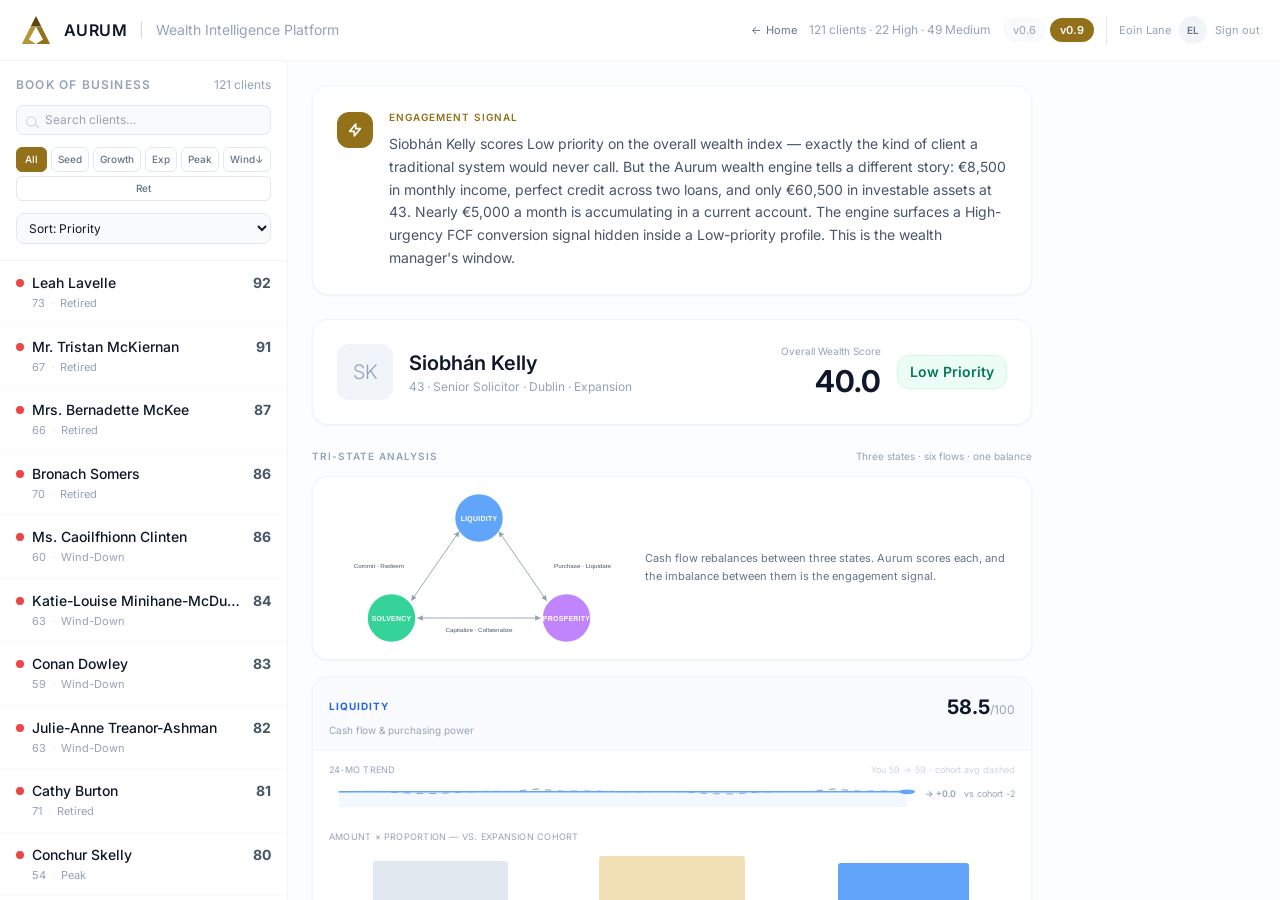
<file: dashboard.html>
<!DOCTYPE html>
<html lang="en">
<head>
  <meta charset="UTF-8" />
  <meta name="viewport" content="width=device-width, initial-scale=1.0" />
  <title>Aurum — Wealth Intelligence Platform</title>
  <link rel="icon" type="image/svg+xml" href="favicon.svg" />
  <link rel="icon" type="image/x-icon" href="favicon.ico" />
  <link rel="apple-touch-icon" sizes="180x180" href="apple-touch-icon.png" />
  <link rel="stylesheet" href="tailwind.css?v=0.9.10" />
  <script src="cohort.js?v=0.9.10"></script>
  <script src="scenario.js?v=0.9.10"></script>
  <style>
    @import url('https://fonts.googleapis.com/css2?family=Inter:wght@300;400;500;600;700&display=swap');
    body { font-family: 'Inter', system-ui, sans-serif; }
    .fade-in { animation: fadeUp 0.4s ease forwards; }
    @keyframes fadeUp { from { opacity:0; transform:translateY(8px); } to { opacity:1; transform:none; } }
    .client-row { transition: background 0.15s; }
    .client-row:hover { background: #fafafa; }
    .client-row.selected { background: #fffbeb; border-left: 3px solid #92711A; }
    .gold { color: #92711A; }
    .gold-bg { background-color: #92711A; }
    ::-webkit-scrollbar { width: 4px; }
    ::-webkit-scrollbar-track { background: transparent; }
    ::-webkit-scrollbar-thumb { background: #e2e8f0; border-radius: 2px; }
    .prop-bar { transition: width 0.9s cubic-bezier(0.4,0,0.2,1); }
    input[type=range] { accent-color: #92711A; cursor: pointer; }
  </style>
</head>
<body class="bg-white text-slate-900 h-screen flex flex-col overflow-hidden">

  <!-- ── Header ──────────────────────────────────────────────────────── -->
  <header class="bg-white border-b border-slate-100 flex-shrink-0 z-10">
    <div class="px-5 py-3.5 flex items-center justify-between">
      <div class="flex items-center gap-3">
        <a href="index.html" class="flex items-center gap-3 hover:opacity-80 transition-opacity">
          <svg viewBox="0 0 100 100" class="w-8 h-8 flex-shrink-0" aria-label="Aurum">
            <path d="M 50 6 L 67 40 L 33 40 Z" fill="#5E4509"/>
            <path d="M 33 40 L 50 40 L 28 80 L 50 94 L 6 94 Z" fill="#B89438"/>
            <path d="M 67 40 L 50 40 L 72 80 L 50 94 L 94 94 Z" fill="#92711A"/>
            <g stroke="#ffffff" stroke-width="0.8" fill="none">
              <line x1="33" y1="40" x2="67" y2="40"/>
              <line x1="50" y1="40" x2="50" y2="94"/>
            </g>
          </svg>
          <span class="font-semibold text-slate-900 tracking-wide">AURUM</span>
        </a>
        <span class="text-slate-300 text-sm hidden sm:inline">|</span>
        <span class="text-slate-400 text-sm hidden sm:inline">Wealth Intelligence Platform</span>
      </div>
      <div class="flex items-center gap-3">
        <a href="index.html" class="text-[11px] text-slate-500 hover:text-slate-700 hidden sm:inline-flex items-center gap-1">
          <span aria-hidden="true">←</span> Home
        </a>
        <span id="cohort-summary" class="text-xs text-slate-400 hidden sm:block"></span>
        <div class="flex items-center gap-1 text-[11px]">
          <a href="v0.6/" class="px-2.5 py-1 rounded-full bg-slate-50 text-slate-400 hover:text-slate-600 hover:bg-slate-100 transition-colors">v0.6</a>
          <span class="px-2.5 py-1 rounded-full bg-[#92711A] text-white font-semibold">v0.9</span>
        </div>
        <div id="header-user-chip" class="hidden sm:flex items-center gap-2 pl-3 border-l border-slate-200">
          <span id="header-user-name" class="text-[11px] text-slate-400">Eoin Lane</span>
          <div id="header-user-initials" class="w-7 h-7 rounded-full bg-slate-100 flex items-center justify-center text-[10px] font-semibold text-slate-500">EL</div>
          <a href="#" onclick="signOut(event)" class="text-[11px] text-slate-400 hover:text-slate-700">Sign out</a>
        </div>
      </div>
    </div>
  </header>

  <!-- ── Two-panel body ──────────────────────────────────────────────── -->
  <div class="flex flex-1 overflow-hidden">

    <!-- ── Left: Client list ─────────────────────────────────────────── -->
    <aside class="w-72 border-r border-slate-100 flex flex-col flex-shrink-0 bg-white">
      <div class="p-4 border-b border-slate-100 space-y-3">
        <div class="flex items-center justify-between">
          <span class="text-xs font-semibold text-slate-400 uppercase tracking-widest">Book of Business</span>
          <span id="client-count" class="text-xs text-slate-400"></span>
        </div>
        <div class="relative">
          <svg class="absolute left-2.5 top-2.5 w-3.5 h-3.5 text-slate-300" fill="none" viewBox="0 0 24 24" stroke="currentColor" stroke-width="2">
            <path stroke-linecap="round" stroke-linejoin="round" d="M21 21l-4.35-4.35M17 11A6 6 0 111 11a6 6 0 0116 0z"/>
          </svg>
          <input id="search" type="text" placeholder="Search clients…"
            class="w-full pl-7 pr-3 py-1.5 text-xs border border-slate-200 rounded-lg focus:outline-none focus:ring-1 focus:ring-[#B8860B] bg-slate-50"/>
        </div>
        <div class="flex gap-1 flex-wrap">
          <button onclick="setFilter('all')"       class="filter-btn text-[10px] font-medium px-1.5 py-1 rounded-md border" data-stage="all">All</button>
          <button onclick="setFilter('seed')"      class="filter-btn text-[10px] font-medium px-1.5 py-1 rounded-md border" data-stage="seed">Seed</button>
          <button onclick="setFilter('growth')"    class="filter-btn text-[10px] font-medium px-1.5 py-1 rounded-md border" data-stage="growth">Growth</button>
          <button onclick="setFilter('expansion')" class="filter-btn text-[10px] font-medium px-1.5 py-1 rounded-md border" data-stage="expansion">Exp</button>
          <button onclick="setFilter('peak')"      class="filter-btn text-[10px] font-medium px-1.5 py-1 rounded-md border" data-stage="peak">Peak</button>
          <button onclick="setFilter('wind_down')" class="filter-btn text-[10px] font-medium px-1.5 py-1 rounded-md border" data-stage="wind_down">Wind↓</button>
          <button onclick="setFilter('retired')"   class="filter-btn text-[10px] font-medium px-1.5 py-1 rounded-md border" data-stage="retired">Ret</button>
        </div>
        <select id="sort-select" onchange="setSort(this.value)"
          class="w-full text-xs border border-slate-200 rounded-lg px-2 py-1.5 bg-slate-50 focus:outline-none focus:ring-1 focus:ring-[#B8860B]">
          <option value="priority">Sort: Priority</option>
          <option value="score_desc">Sort: Score ↓</option>
          <option value="score_asc">Sort: Score ↑</option>
          <option value="name">Sort: Name A–Z</option>
        </select>
      </div>
      <div class="flex-1 overflow-y-auto" id="client-list"></div>
    </aside>

    <!-- ── Right: Detail panel ───────────────────────────────────────── -->
    <main class="flex-1 overflow-y-auto bg-slate-50/40" id="detail-panel">
      <div class="p-6 text-slate-400 text-sm">Select a client to view their profile.</div>
    </main>
  </div>

  <script>
    // ── Constants ─────────────────────────────────────────────────────
    const STAGE_LABELS = { seed:'Seed', growth:'Growth', expansion:'Expansion', peak:'Peak', wind_down:'Wind-Down', retired:'Retired' };
    const STAGE_ORDER  = ['seed','growth','expansion','peak','wind_down','retired'];
    // Conservative real return for drawdown planner (nominal 4% ≈ real 1.5% after inflation)
    const EQUITY_RETURN  = 0.04;
    const INFLATION_RATE = 0.025;

    // ── State ─────────────────────────────────────────────────────────
    let selectedId  = null;
    let filterStage = 'all';
    let sortBy      = 'priority';
    let searchQuery = '';

    // ── Formatting helpers ────────────────────────────────────────────
    function priorityOrder(p) { return p==='High'?0:p==='Medium'?1:2; }

    function priorityStyles(p) {
      if (p==='High')   return 'bg-red-50 text-red-600 border border-red-100';
      if (p==='Medium') return 'bg-amber-50 text-amber-700 border border-amber-100';
      return 'bg-emerald-50 text-emerald-700 border border-emerald-100';
    }

    function priorityDot(p) {
      return p==='High'?'#ef4444':p==='Medium'?'#f59e0b':'#10b981';
    }

    function urgencyStyles(u) {
      if (u==='High')   return { bar:'bg-red-500',    badge:'bg-red-50 text-red-600 border-red-100' };
      if (u==='Medium') return { bar:'bg-amber-400',  badge:'bg-amber-50 text-amber-700 border-amber-100' };
      return                   { bar:'bg-emerald-400',badge:'bg-emerald-50 text-emerald-700 border-emerald-100' };
    }

    function stateColour(s) {
      if (s==='Liquidity')  return 'text-blue-600 bg-blue-50';
      if (s==='Solvency')   return 'text-emerald-600 bg-emerald-50';
      if (s==='Prosperity') return 'text-purple-600 bg-purple-50';
      return 'text-slate-600 bg-slate-50';
    }

    function euros(v) {
      if (v == null) return '—';
      const abs = Math.abs(v);
      if (abs >= 1_000_000) return (v<0?'-':'')+'€'+(abs/1_000_000).toFixed(2)+'M';
      if (abs >= 1_000)     return (v<0?'-':'')+'€'+Math.round(abs).toLocaleString('en-IE');
      return (v<0?'-':'')+'€'+Math.round(abs);
    }

    function pct(v, d=1) { return v==null?'—':(v*100).toFixed(d)+'%'; }

    function initials(name) {
      const p = name.trim().split(/\s+/);
      return p.length===1 ? p[0].slice(0,2).toUpperCase() : (p[0][0]+p[p.length-1][0]).toUpperCase();
    }

    function autoInsight(c) {
      const first = c.name.split(' ').find(w => !w.match(/^(Mr|Mrs|Ms|Dr|Prof)\.?$/i)) || c.name.split(' ')[0];
      const top = c.recommendations && c.recommendations[0];
      if (c.engagement_priority==='High') {
        return `${first} presents a high-priority engagement opportunity. The Aurum wealth engine has surfaced a ${top?top.area:'wealth building'} signal — immediate outreach recommended.`;
      }
      if (c.engagement_priority==='Medium') {
        return `${first} scores Medium priority on the wealth index. The engine flags a ${top?top.area:'portfolio review'} opportunity worth exploring in the next advisory cycle.`;
      }
      return `${first} is currently low priority on the wealth index. Monitor for changes in cash flow or asset position that may trigger a higher-urgency signal.`;
    }

    // ── Cohort benchmarks (computed once from COHORT_DATA) ────────────
    let _benchmarks = null;
    function getStageBenchmarks() {
      if (_benchmarks) return _benchmarks;
      _benchmarks = {};
      STAGE_ORDER.forEach(stage => {
        const cohort = COHORT_DATA.individuals.filter(c => c.life_stage === stage);
        _benchmarks[stage] = {};
        ['liquidity_score','solvency_score','prosperity_score','overall_wealth_score'].forEach(key => {
          const vals = cohort.map(c => c[key]).filter(v => v != null).sort((a,b)=>a-b);
          const n = vals.length;
          _benchmarks[stage][key] = {
            mean: n ? vals.reduce((a,b)=>a+b,0)/n : 50,
            q75:  n ? vals[Math.floor(n*0.75)] : 70,
          };
        });
      });
      return _benchmarks;
    }

    // ── Three-box stats: amount + proportion per state, per life stage ─
    let _boxStats = {};
    function getBoxStatsForStage(stage, amountFn, propFn, cacheKey) {
      const key = `${stage}_${cacheKey}`;
      if (_boxStats[key]) return _boxStats[key];
      const cohort = COHORT_DATA.individuals.filter(c => c.life_stage === stage);
      const amounts = cohort.map(amountFn)
        .filter(v => v != null && isFinite(v) && v >= 0)
        .sort((a, b) => a - b);
      const props = cohort.map(propFn)
        .filter(v => v != null && isFinite(v))
        .map(v => Math.min(1, Math.max(0, v)))
        .sort((a, b) => a - b);
      const na = amounts.length, np = props.length;
      _boxStats[key] = {
        amount: {
          mean: na ? amounts.reduce((s, v) => s + v, 0) / na : 0,
          q75:  na ? amounts[Math.floor(na * 0.75)] : 0,
        },
        prop: {
          mean: np ? props.reduce((s, v) => s + v, 0) / np : 0.5,
          q75:  np ? props[Math.floor(np * 0.75)] : 0.7,
        },
      };
      return _boxStats[key];
    }

    // ── Cohort time series: average score per stage at each time point ──
    let _cohortTs = {};
    function getCohortTimeSeries(stage, scoreKey) {
      const key = `${stage}_${scoreKey}`;
      if (_cohortTs[key]) return _cohortTs[key];
      const peers = COHORT_DATA.individuals.filter(c => c.life_stage === stage && (c.time_series || []).length > 0);
      if (peers.length === 0) { _cohortTs[key] = []; return []; }
      const n = peers[0].time_series.length;
      const avg = new Array(n).fill(0);
      const counts = new Array(n).fill(0);
      peers.forEach(p => {
        p.time_series.forEach((pt, i) => {
          if (i < n && pt[scoreKey] != null) {
            avg[i] += pt[scoreKey];
            counts[i] += 1;
          }
        });
      });
      _cohortTs[key] = avg.map((s, i) => counts[i] ? s / counts[i] : null);
      return _cohortTs[key];
    }

    // ── Sparkline: 24-month score trajectory (client + cohort overlay) ─
    function renderSparkline(values, strokeHex, cohort, { width = 180, height = 32, pad = 3 } = {}) {
      if (!values || values.length < 2) return '';
      const vmin = 0, vmax = 100;
      const n = values.length;
      const xStep = (width - pad * 2) / (n - 1);
      const y = v => pad + (1 - (v - vmin) / (vmax - vmin)) * (height - pad * 2);
      const xy = v => v.map((s, i) => `${(pad + i * xStep).toFixed(1)},${y(s).toFixed(1)}`);

      const pts = xy(values);
      const polyline = pts.join(' ');
      const areaPath = `M${pts[0]} L${pts.join(' L')} L${(pad + (n - 1) * xStep).toFixed(1)},${(height - pad).toFixed(1)} L${pad},${(height - pad).toFixed(1)} Z`;
      const [cx, cy] = pts[pts.length - 1].split(',');

      // Optional cohort overlay
      let cohortLayer = '';
      let gapLabel = '';
      if (cohort && cohort.length === n && cohort.every(v => v != null)) {
        const cohortPts = xy(cohort).join(' ');
        cohortLayer = `<polyline points="${cohortPts}" fill="none" stroke="#94a3b8" stroke-width="1" stroke-dasharray="2 2" stroke-linejoin="round"/>`;
        const gap = values[n - 1] - cohort[n - 1];
        const startGap = values[0] - cohort[0];
        const gapDelta = gap - startGap;
        const widening = Math.abs(gap) > Math.abs(startGap);
        const direction = gap >= 0 ? 'above' : 'below';
        gapLabel = `<span class="text-[9px] text-slate-400 flex-shrink-0">vs cohort ${gap >= 0 ? '+' : ''}${gap.toFixed(0)}</span>`;
      }

      const delta = values[n - 1] - values[0];
      const arrow = delta >= 0.5 ? '↑' : delta <= -0.5 ? '↓' : '→';
      const deltaColor = delta >= 0.5 ? '#10b981' : delta <= -0.5 ? '#ef4444' : '#94a3b8';

      return `
        <div class="flex items-center gap-2">
          <svg viewBox="0 0 ${width} ${height}" preserveAspectRatio="none"
               style="width:100%;height:${height}px;flex:1;min-width:0">
            <path d="${areaPath}" fill="${strokeHex}" fill-opacity="0.08"/>
            ${cohortLayer}
            <polyline points="${polyline}" fill="none" stroke="${strokeHex}" stroke-width="1.5" stroke-linejoin="round"/>
            <circle cx="${cx}" cy="${cy}" r="2.4" fill="${strokeHex}"/>
          </svg>
          <span class="text-[9px] font-semibold tabular-nums flex-shrink-0" style="color:${deltaColor}">
            ${arrow} ${delta >= 0 ? '+' : ''}${delta.toFixed(1)}
          </span>
          ${gapLabel}
        </div>`;
    }

    // ── Three-box panel: amount × proportion vs. stage cohort ─────────
    function renderThreeBoxPanel({ label, subtitle, headerBg, textColor, fillHex,
        stage, scoreKey, score, clientAmount, clientProp, amountFmt, propLabel,
        secondary, amountFn, propFn, cacheKey, series }) {

      const stats   = getBoxStatsForStage(stage, amountFn, propFn, cacheKey);
      const maxAmt  = Math.max(stats.amount.mean, stats.amount.q75, clientAmount, 1);
      const hPct    = v => Math.max(4, Math.min(100, (v / maxAmt) * 100));
      const wPct    = v => Math.max(10, Math.min(95, v * 100));

      const boxes = [
        { h: hPct(stats.amount.mean),  w: wPct(stats.prop.mean),  bg: '#e2e8f0',  amt: stats.amount.mean,  prop: stats.prop.mean,  lbl: 'Avg',     bold: false },
        { h: hPct(stats.amount.q75),   w: wPct(stats.prop.q75),   bg: '#d4a01750', amt: stats.amount.q75,   prop: stats.prop.q75,   lbl: 'Top 25%', bold: false },
        { h: hPct(clientAmount),       w: wPct(clientProp),       bg: fillHex,    amt: clientAmount,       prop: clientProp,       lbl: 'You',     bold: true  },
      ];

      const cohortSeries = (series && series.length > 1) ? getCohortTimeSeries(stage, scoreKey) : [];
      const sparkline = (series && series.length > 1) ? renderSparkline(series, fillHex, cohortSeries) : '';

      return `
        <div class="bg-white rounded-2xl border border-slate-100 shadow-sm overflow-hidden flex-1 min-w-0">
          <div class="px-4 pt-4 pb-3 ${headerBg} border-b border-slate-100/80">
            <div class="flex items-center justify-between">
              <span class="text-[10px] font-bold ${textColor} uppercase tracking-widest">${label}</span>
              <span class="text-xl font-bold text-slate-900">${score.toFixed(1)}<span class="text-xs font-normal text-slate-400">/100</span></span>
            </div>
            <p class="text-[10px] text-slate-400 mt-0.5">${subtitle}</p>
          </div>
          ${sparkline ? `
          <div class="px-4 pt-3 pb-1">
            <div class="flex items-center justify-between mb-0.5">
              <span class="text-[9px] text-slate-400 uppercase tracking-wide">24-mo trend</span>
              <span class="text-[9px] text-slate-300">You ${series[0].toFixed(0)} → ${series[series.length-1].toFixed(0)}${cohortSeries.length ? ` · cohort avg dashed` : ''}</span>
            </div>
            ${sparkline}
          </div>` : ''}
          <div class="px-4 pt-4">
            <p class="text-[9px] text-slate-400 mb-3 uppercase tracking-wide">Amount × proportion — vs. ${STAGE_LABELS[stage]} cohort</p>
            <div class="flex items-stretch gap-2" style="height:96px">
              ${boxes.map(({ h, w, bg, amt, prop, lbl, bold }) => `
                <div class="flex-1 flex flex-col min-w-0">
                  <div class="flex-1 flex items-end justify-center">
                    <div style="height:${h.toFixed(1)}%;width:${w.toFixed(1)}%;background:${bg};border-radius:3px 3px 0 0;min-height:4px;transition:height 0.5s ease,width 0.5s ease"></div>
                  </div>
                  <div class="pt-1.5 text-center leading-tight">
                    <div class="text-[9px] ${bold ? 'font-semibold text-slate-700' : 'text-slate-400'}">${lbl}</div>
                    <div class="text-[9px] ${bold ? 'font-medium text-slate-600' : 'text-slate-300'} truncate">${amountFmt(amt)}</div>
                    <div class="text-[8px] text-slate-300">${(prop * 100).toFixed(0)}%</div>
                  </div>
                </div>`).join('')}
            </div>
          </div>
          <div class="px-4 pt-2 pb-3">
            <div class="flex flex-wrap items-center justify-between gap-x-3 text-[9px] text-slate-400">
              <span class="truncate">${propLabel}</span>
              <div class="flex gap-2 flex-shrink-0">
                <span>Avg ${(stats.prop.mean * 100).toFixed(0)}%</span>
                <span style="color:#B8860B">Top ${(stats.prop.q75 * 100).toFixed(0)}%</span>
                <span class="font-medium text-slate-600">You ${(clientProp * 100).toFixed(0)}%</span>
              </div>
            </div>
          </div>
          ${secondary ? `<div class="px-4 pb-4 -mt-1"><p class="text-[10px] text-slate-400">${secondary}</p></div>` : ''}
        </div>`;
    }

    // ── Life-stage trend (cohort medians) ─────────────────────────────
    function renderLifeStageTrend(currentStage) {
      const bars = STAGE_ORDER.map(stage => {
        const cohort = COHORT_DATA.individuals.filter(c => c.life_stage === stage);
        const scores = cohort.map(c => c.overall_wealth_score).sort((a,b)=>a-b);
        const median = scores.length ? scores[Math.floor(scores.length/2)] : 0;
        const isCurrent = stage === currentStage;
        const heightPct = Math.max(8, median);
        return `
          <div class="flex flex-col items-center gap-1 flex-1 min-w-0">
            <span class="text-[9px] ${isCurrent ? 'font-bold gold' : 'text-slate-400'}">${median.toFixed(0)}</span>
            <div class="w-full flex items-end justify-center" style="height:44px">
              <div class="w-full rounded-t ${isCurrent ? 'bg-[#92711A]' : 'bg-slate-200'}"
                   style="height:${heightPct}%"></div>
            </div>
            <span class="text-[9px] ${isCurrent ? 'font-semibold gold' : 'text-slate-400'} text-center leading-tight truncate w-full text-center">
              ${STAGE_LABELS[stage]}
            </span>
            ${isCurrent ? '<span class="text-[8px] gold">▲ Now</span>' : '<span class="text-[8px] text-transparent">·</span>'}
          </div>`;
      }).join('');
      return `
        <div>
          <h3 class="text-[10px] font-semibold text-slate-400 uppercase tracking-widest mb-3">Life-Stage Position</h3>
          <div class="bg-white rounded-2xl border border-slate-100 shadow-sm p-4">
            <div class="flex gap-2 items-end">${bars}</div>
            <p class="text-[9px] text-slate-300 mt-3 text-center">Cohort median overall score per life stage · this client highlighted</p>
          </div>
        </div>`;
    }

    // ── Retirement planner ────────────────────────────────────────────
    function renderRetirementPlanner(c) {
      const m = c.metrics || {};
      const totalAssets = m.total_assets || 0;
      const annualIncome = (m.monthly_income || 0) * 12;
      const defActive  = Math.max(20000, Math.round(annualIncome * 0.65 / 5000) * 5000);
      const defPassive = Math.max(15000, Math.round(annualIncome * 0.40 / 5000) * 5000);
      const defFloor   = Math.round(totalAssets * 0.10 / 10000) * 10000;
      const maxActive  = Math.max(defActive  * 2, 150000);
      const maxPassive = Math.max(defPassive * 2, 100000);
      const maxFloor   = Math.max(defFloor   * 4, Math.round(totalAssets * 0.5 / 10000) * 10000 || 500000);
      const pid = `rp_${c.customer_id.replace(/[^a-z0-9]/gi,'')}`;
      return `
        <div>
          <h3 class="text-[10px] font-semibold text-slate-400 uppercase tracking-widest mb-3">Retirement Liquidation Planner</h3>
          <div class="bg-white rounded-2xl border border-slate-100 shadow-sm p-5">
            <div class="grid grid-cols-1 sm:grid-cols-3 gap-5 mb-5">
              <div>
                <div class="flex justify-between mb-1">
                  <label class="text-[10px] text-slate-400">Active phase <span class="text-[9px] text-slate-300">(yrs 1–10)</span></label>
                  <span class="text-[10px] font-semibold text-slate-700" id="${pid}_av">${euros(defActive)}<span class="font-normal text-slate-400">/yr</span></span>
                </div>
                <input type="range" id="${pid}_a" min="5000" max="${maxActive}" step="5000"
                  value="${defActive}" oninput="plannerChange('${pid}','${c.customer_id}')"
                  class="w-full h-1.5 rounded-full appearance-none bg-slate-200">
              </div>
              <div>
                <div class="flex justify-between mb-1">
                  <label class="text-[10px] text-slate-400">Passive phase <span class="text-[9px] text-slate-300">(yrs 11–25)</span></label>
                  <span class="text-[10px] font-semibold text-slate-700" id="${pid}_pv">${euros(defPassive)}<span class="font-normal text-slate-400">/yr</span></span>
                </div>
                <input type="range" id="${pid}_p" min="5000" max="${maxPassive}" step="5000"
                  value="${defPassive}" oninput="plannerChange('${pid}','${c.customer_id}')"
                  class="w-full h-1.5 rounded-full appearance-none bg-slate-200">
              </div>
              <div>
                <div class="flex justify-between mb-1">
                  <label class="text-[10px] text-slate-400">Estate floor</label>
                  <span class="text-[10px] font-semibold text-slate-700" id="${pid}_fv">${euros(defFloor)}</span>
                </div>
                <input type="range" id="${pid}_f" min="0" max="${maxFloor}" step="10000"
                  value="${defFloor}" oninput="plannerChange('${pid}','${c.customer_id}')"
                  class="w-full h-1.5 rounded-full appearance-none bg-slate-200">
              </div>
            </div>
            <div id="${pid}_status" class="text-xs text-center mb-3 h-4 font-medium"></div>
            <canvas id="${pid}_canvas" height="130" class="w-full block"></canvas>
            <p class="text-[9px] text-slate-300 mt-2 text-center">4% nominal return · 2.5% inflation · spend inflation-adjusted annually</p>
          </div>
        </div>`;
    }

    function projectDrawdown(assets, annualActive, annualPassive, yearsActive, yearsPassive, floor) {
      let v = assets;
      const years=[], values=[], phases=[];
      let depleted=null;
      for (let yr=1; yr<=yearsActive+yearsPassive; yr++) {
        const spend = yr<=yearsActive ? annualActive : annualPassive;
        v = v * (1+EQUITY_RETURN) - spend * Math.pow(1+INFLATION_RATE, yr-1);
        if (v<=floor && depleted===null) depleted=yr;
        years.push(yr); values.push(Math.max(0,v)); phases.push(yr<=yearsActive?'active':'passive');
      }
      return { years, values, phases, depleted, final: Math.max(0,v) };
    }

    // Logical pixel height of the planner canvas — matches the `height` attr
    // on the <canvas> element. Hard-coded rather than read from canvas.height
    // because canvas.height gets overwritten with W*DPR below; reading it on
    // the next call compounded the size and pushed the drawing off-screen
    // (issue #22 — "sliders make it disappear").
    const PLANNER_CANVAS_H = 130;

    function drawPlannerCanvas(canvasId, data, totalAssets, floor, yearsActive) {
      const canvas = document.getElementById(canvasId);
      if (!canvas) return;
      const DPR = window.devicePixelRatio||1;
      const W = canvas.offsetWidth, H = PLANNER_CANVAS_H;
      canvas.width = W*DPR; canvas.height = H*DPR;
      canvas.style.height = H + 'px';
      const ctx = canvas.getContext('2d');
      // Setting canvas.width/height resets the transform stack, so this scale
      // is applied cleanly each redraw rather than compounding.
      ctx.scale(DPR, DPR);

      const pad={t:10,r:15,b:26,l:58};
      const cw=W-pad.l-pad.r, ch=H-pad.t-pad.b;
      const n=data.years.length;
      const maxV=Math.max(totalAssets,...data.values,floor||0)*1.05;

      function xp(i){ return pad.l+(i/(n-1))*cw; }
      function yp(v){ return pad.t+ch*(1-v/maxV); }

      // Phase backgrounds
      const tx=xp(yearsActive);
      ctx.fillStyle='#f8faff'; ctx.fillRect(pad.l,pad.t,tx-pad.l,ch);
      ctx.fillStyle='#f9f7f4'; ctx.fillRect(tx,pad.t,pad.l+cw-tx,ch);

      // Phase labels
      ctx.font=`9px Inter,sans-serif`; ctx.fillStyle='#94a3b8';
      ctx.fillText('Active',pad.l+4,pad.t+10);
      ctx.fillText('Passive',tx+4,pad.t+10);

      // Horizontal grid + y labels
      [0.25,0.5,0.75,1].forEach(f => {
        const y=yp(maxV*f);
        ctx.strokeStyle='#f1f5f9'; ctx.lineWidth=1;
        ctx.beginPath(); ctx.moveTo(pad.l,y); ctx.lineTo(pad.l+cw,y); ctx.stroke();
        ctx.fillStyle='#94a3b8'; ctx.font='8px Inter,sans-serif';
        ctx.textAlign='right'; ctx.fillText(euros(maxV*f),pad.l-3,y+3);
      });
      ctx.textAlign='left';

      // X axis labels
      data.years.forEach((yr,i) => {
        if(yr%5===0){ ctx.fillStyle='#94a3b8'; ctx.font='8px Inter,sans-serif';
          ctx.fillText(`yr${yr}`,xp(i)-8,pad.t+ch+16); }
      });

      // Floor line
      if(floor>0){
        ctx.setLineDash([3,3]); ctx.strokeStyle='#94a3b8'; ctx.lineWidth=1;
        ctx.beginPath(); ctx.moveTo(pad.l,yp(floor)); ctx.lineTo(pad.l+cw,yp(floor)); ctx.stroke();
        ctx.setLineDash([]);
        ctx.fillStyle='#94a3b8'; ctx.font='8px Inter,sans-serif';
        ctx.fillText('floor',pad.l+2,yp(floor)-3);
      }

      // Depletion zone
      if(data.depleted!==null){
        const dx=xp(data.depleted-1);
        ctx.fillStyle='rgba(239,68,68,0.07)';
        ctx.fillRect(dx,pad.t,pad.l+cw-dx,ch);
      }

      // Drawdown curve fill
      ctx.beginPath();
      data.values.forEach((v,i) => i===0 ? ctx.moveTo(xp(i),yp(v)) : ctx.lineTo(xp(i),yp(v)));
      ctx.lineTo(xp(n-1),yp(0)); ctx.lineTo(xp(0),yp(0)); ctx.closePath();
      ctx.fillStyle='rgba(146,113,26,0.08)'; ctx.fill();

      // Drawdown curve line
      ctx.beginPath();
      data.values.forEach((v,i) => i===0 ? ctx.moveTo(xp(i),yp(v)) : ctx.lineTo(xp(i),yp(v)));
      ctx.strokeStyle='#92711A'; ctx.lineWidth=2; ctx.stroke();

      // Start point
      ctx.beginPath(); ctx.arc(xp(0),yp(totalAssets),4,0,Math.PI*2);
      ctx.fillStyle='#92711A'; ctx.fill();
    }

    function plannerChange(pid, customerId) {
      const active  = parseInt(document.getElementById(`${pid}_a`).value);
      const passive = parseInt(document.getElementById(`${pid}_p`).value);
      const floor   = parseInt(document.getElementById(`${pid}_f`).value);
      document.getElementById(`${pid}_av`).innerHTML = `${euros(active)}<span class="font-normal text-slate-400">/yr</span>`;
      document.getElementById(`${pid}_pv`).innerHTML = `${euros(passive)}<span class="font-normal text-slate-400">/yr</span>`;
      document.getElementById(`${pid}_fv`).textContent = euros(floor);
      const c = COHORT_DATA.individuals.find(x=>x.customer_id===customerId);
      if(!c) return;
      const totalAssets = (c.metrics||{}).total_assets||0;
      const data = projectDrawdown(totalAssets, active, passive, 10, 15, floor);
      const statusEl = document.getElementById(`${pid}_status`);
      if(data.depleted!==null){
        statusEl.textContent=`⚠ Assets reach estate floor in year ${data.depleted}`;
        statusEl.className='text-xs text-center mb-3 h-4 font-medium text-red-500';
      } else {
        statusEl.textContent=`Assets survive full 25-year projection — ending value ${euros(data.final)}`;
        statusEl.className='text-xs text-center mb-3 h-4 font-medium text-emerald-600';
      }
      drawPlannerCanvas(`${pid}_canvas`, data, totalAssets, floor, 10);
    }

    // ── Filter / sort ─────────────────────────────────────────────────
    function getFiltered() {
      let list = (typeof COHORT_DATA !== 'undefined') ? COHORT_DATA.individuals : [];
      if (filterStage!=='all') list=list.filter(c=>c.life_stage===filterStage);
      if (searchQuery) { const q=searchQuery.toLowerCase(); list=list.filter(c=>c.name.toLowerCase().includes(q)); }
      return [...list].sort((a,b)=>{
        if(sortBy==='priority'){ const d=priorityOrder(a.engagement_priority)-priorityOrder(b.engagement_priority); return d!==0?d:b.overall_wealth_score-a.overall_wealth_score; }
        if(sortBy==='score_desc') return b.overall_wealth_score-a.overall_wealth_score;
        if(sortBy==='score_asc')  return a.overall_wealth_score-b.overall_wealth_score;
        if(sortBy==='name')       return a.name.localeCompare(b.name);
        return 0;
      });
    }

    function renderList() {
      const list=getFiltered();
      document.getElementById('client-count').textContent=`${list.length} clients`;
      document.getElementById('sort-select').value=sortBy;
      document.getElementById('client-list').innerHTML=list.map(c=>{
        const active=c.customer_id===selectedId;
        return `<button onclick="selectClient('${c.customer_id}')"
          class="client-row w-full text-left px-4 py-3 border-b border-slate-50 ${active?'selected':''}" data-id="${c.customer_id}">
          <div class="flex items-center justify-between gap-2">
            <div class="flex items-center gap-2 min-w-0">
              <div class="w-2 h-2 rounded-full flex-shrink-0" style="background:${priorityDot(c.engagement_priority)}"></div>
              <span class="text-sm font-medium text-slate-900 truncate">${c.name}</span>
              ${c.featured?'<span class="text-[9px] px-1.5 py-0.5 rounded bg-[#92711A]/10 text-[#92711A] font-bold flex-shrink-0 uppercase tracking-wide">Demo</span>':''}
            </div>
            <span class="text-sm font-bold text-slate-600 flex-shrink-0">${c.overall_wealth_score.toFixed(0)}</span>
          </div>
          <div class="flex items-center gap-1.5 mt-0.5 ml-4">
            <span class="text-[11px] text-slate-400">${c.age}</span>
            <span class="text-slate-200 text-xs">·</span>
            <span class="text-[11px] text-slate-400">${STAGE_LABELS[c.life_stage]}</span>
          </div>
        </button>`;
      }).join('');
      if(typeof COHORT_DATA!=='undefined'){
        const all=COHORT_DATA.individuals;
        const h=all.filter(c=>c.engagement_priority==='High').length;
        const m=all.filter(c=>c.engagement_priority==='Medium').length;
        document.getElementById('cohort-summary').textContent=`${all.length} clients · ${h} High · ${m} Medium`;
      }
    }

    function setFilter(stage) {
      filterStage=stage;
      document.querySelectorAll('.filter-btn').forEach(b=>{
        const on=b.dataset.stage===stage;
        b.className=`filter-btn flex-1 text-[10px] font-medium px-1.5 py-1 rounded-md border transition-colors ${on?'bg-[#92711A] text-white border-[#92711A]':'bg-white text-slate-500 border-slate-200 hover:bg-slate-50'}`;
      });
      renderList();
    }

    function setSort(val){ sortBy=val; renderList(); }

    document.getElementById('search').addEventListener('input', e=>{ searchQuery=e.target.value; renderList(); });

    function selectClient(id) {
      selectedId=id; renderList();
      const c=COHORT_DATA.individuals.find(c=>c.customer_id===id);
      if(c) renderDetail(c);
    }

    // ── Main detail renderer ──────────────────────────────────────────
    function renderDetail(c) {
      const m   = c.metrics||{};
      const recs= c.recommendations||[];
      const narrative = c.narrative||autoInsight(c);
      const metaLine  = [c.age, c.occupation||null, c.location||null, STAGE_LABELS[c.life_stage]].filter(Boolean).join(' · ');
      const isLate    = c.life_stage==='wind_down'||c.life_stage==='retired';

      // 24-month score series (Phase 1 time dimension; v0.9.8 extended history)
      const ts = c.time_series || [];
      const liqSeries  = ts.map(pt => pt.liquidity_score);
      const solSeries  = ts.map(pt => pt.solvency_score);
      const proSeries  = ts.map(pt => pt.prosperity_score);

      // Transfer signals from recommendations
      const fcfRec     = recs.find(r=>r.area==='FCF Conversion'&&r.urgency==='High');
      const pensionRec = recs.find(r=>(r.area||'').toLowerCase().includes('pension')&&r.urgency==='High');
      const solToProRec= recs.find(r=>r.area==='Debt Paydown Capacity');

      const fcfPct = m.monthly_income ? ((m.monthly_fcf||0)/m.monthly_income*100).toFixed(0) : null;

      document.getElementById('detail-panel').innerHTML = `
        <div class="p-6 space-y-6 fade-in max-w-3xl">

          <!-- ── Engagement Signal ────────────────────────────── -->
          <div class="bg-white rounded-2xl border border-slate-100 shadow-sm p-6">
            <div class="flex items-start gap-4">
              <div class="w-9 h-9 rounded-xl gold-bg flex items-center justify-center flex-shrink-0 mt-0.5">
                <svg class="w-4 h-4 text-white" fill="none" viewBox="0 0 24 24" stroke="currentColor" stroke-width="2.5">
                  <path stroke-linecap="round" stroke-linejoin="round" d="M13 10V3L4 14h7v7l9-11h-7z"/>
                </svg>
              </div>
              <div>
                <p class="text-[10px] font-semibold gold uppercase tracking-widest mb-2">Engagement Signal</p>
                <p class="text-slate-600 leading-relaxed text-sm">${narrative}</p>
              </div>
            </div>
          </div>

          <!-- ── Pre-Call Briefing ─────────────────────────────── -->
          ${c.briefing ? `
          <div class="bg-slate-900 rounded-2xl border border-slate-800 shadow-sm p-6">
            <div class="flex items-start gap-4">
              <div class="w-9 h-9 rounded-xl bg-slate-700 flex items-center justify-center flex-shrink-0 mt-0.5">
                <svg class="w-4 h-4 text-slate-300" fill="none" viewBox="0 0 24 24" stroke="currentColor" stroke-width="2">
                  <path stroke-linecap="round" stroke-linejoin="round" d="M8 10h.01M12 10h.01M16 10h.01M9 16H5a2 2 0 01-2-2V6a2 2 0 012-2h14a2 2 0 012 2v8a2 2 0 01-2 2h-5l-3 3v-3z"/>
                </svg>
              </div>
              <div>
                <p class="text-[10px] font-semibold text-slate-400 uppercase tracking-widest mb-2">Pre-Call Briefing <span class="text-slate-600 normal-case tracking-normal font-normal">· DeepSeek-R1</span></p>
                <p class="text-slate-300 leading-relaxed text-sm">${c.briefing}</p>
              </div>
            </div>
          </div>` : ''}

          <!-- ── Client Header ─────────────────────────────────── -->
          <div class="bg-white rounded-2xl border border-slate-100 shadow-sm p-6">
            <div class="flex flex-col sm:flex-row sm:items-center justify-between gap-5">
              <div class="flex items-center gap-4">
                <div class="w-14 h-14 rounded-xl bg-slate-100 flex items-center justify-center text-xl font-light text-slate-400 select-none flex-shrink-0">
                  ${initials(c.name)}
                </div>
                <div>
                  <h2 class="text-xl font-semibold text-slate-900">${c.name}</h2>
                  <p class="text-slate-400 text-xs mt-0.5">${metaLine}</p>
                </div>
              </div>
              <div class="flex items-center gap-4">
                <div class="text-right">
                  <p class="text-[10px] text-slate-400 mb-1">Overall Wealth Score</p>
                  <p class="text-3xl font-bold text-slate-900">${c.overall_wealth_score.toFixed(1)}</p>
                </div>
                <span class="px-3 py-1.5 rounded-xl text-sm font-semibold ${priorityStyles(c.engagement_priority)}">${c.engagement_priority} Priority</span>
              </div>
            </div>
          </div>

          <!-- ── Tri-State Trident ──────────────────────────────── -->
          <div>
            <div class="flex items-baseline justify-between mb-3">
              <h3 class="text-[10px] font-semibold text-slate-400 uppercase tracking-widest">Tri-State Analysis</h3>
              <span class="text-[10px] text-slate-400 hidden sm:block">Three states · six flows · one balance</span>
            </div>

            <!-- Tri-phase mechanics infographic — the three states and the flow
                 between them. Closes audit issue #23. Compact 2:1 layout: SVG
                 on the left, single-sentence caption on the right. -->
            <div class="bg-white rounded-2xl border border-slate-100 shadow-sm p-4 mb-4">
              <div class="flex items-center gap-4">
                <img src="tri-phase-mechanics.svg" alt="Tri-state mechanics: Liquidity at apex with bidirectional flows to Solvency and Prosperity at the base"
                     class="flex-shrink-0" style="width:300px;max-width:100%;height:auto;"/>
                <p class="text-[11px] text-slate-500 leading-relaxed">
                  Cash flow rebalances between three states. Aurum scores each, and the imbalance between them is the engagement signal.
                </p>
              </div>
            </div>

            <!-- Liquidity (top, full width) -->
            ${renderThreeBoxPanel({
              label: 'Liquidity', subtitle: 'Cash flow & purchasing power',
              headerBg: 'bg-blue-50/40', textColor: 'text-blue-600', fillHex: '#60a5fa',
              stage: c.life_stage, scoreKey: 'liquidity_score', score: c.liquidity_score,
              clientAmount: m.monthly_income || 0,
              clientProp: m.monthly_income ? Math.max(0, (m.monthly_fcf || 0) / m.monthly_income) : 0,
              amountFmt: v => euros(v) + '/mo',
              propLabel: 'Free cash flow as % of income',
              secondary: m.monthly_fcf != null ? `Free Cash Flow: ${euros(m.monthly_fcf)}/mo${fcfPct ? ' (' + fcfPct + '% of income)' : ''}` : null,
              amountFn: c => c.metrics.monthly_income || 0,
              propFn: c => c.metrics.monthly_income ? Math.max(0, (c.metrics.monthly_fcf || 0) / c.metrics.monthly_income) : 0,
              cacheKey: 'liquidity',
              series: liqSeries,
            })}

            <!-- Transfer arrow row — stroke scales with FCF amount -->
            ${(function() {
              const fcfAmt = m.monthly_fcf || 0;
              const sw = Math.max(1.5, Math.min(4, fcfAmt / 300)).toFixed(1);
              return `<div class="flex items-center justify-around py-2 text-[10px]">
                <div class="flex items-center gap-1.5 ${fcfRec ? 'text-amber-600 font-semibold' : 'text-slate-300'}">
                  <svg class="w-4 h-4 flex-shrink-0" fill="none" viewBox="0 0 24 24" stroke="currentColor" stroke-width="${sw}">
                    <path stroke-linecap="round" stroke-linejoin="round" d="M15 13l-3 3m0 0l-3-3m3 3V8m0 13a9 9 0 110-18 9 9 0 010 18z"/>
                  </svg>
                  ${fcfRec ? `FCF ${euros(fcfAmt)}/mo → Investment` : `FCF ${euros(fcfAmt)}/mo idle`}
                </div>
                <div class="w-px h-4 bg-slate-200"></div>
                <div class="flex items-center gap-1.5 ${pensionRec ? 'text-purple-600 font-semibold' : 'text-slate-300'}">
                  <svg class="w-4 h-4 flex-shrink-0" fill="none" viewBox="0 0 24 24" stroke="currentColor" stroke-width="${sw}">
                    <path stroke-linecap="round" stroke-linejoin="round" d="M15 13l-3 3m0 0l-3-3m3 3V8m0 13a9 9 0 110-18 9 9 0 010 18z"/>
                  </svg>
                  ${pensionRec ? `Pension shortfall ${euros(m.pension_annual_shortfall)}/yr` : `Pension gap ${euros(m.pension_gap)}`}
                </div>
              </div>`;
            })()}

            <!-- Solvency + Prosperity (side by side) -->
            <div class="flex gap-3">
              ${renderThreeBoxPanel({
                label: 'Solvency', subtitle: 'Loans, mortgage & credit',
                headerBg: 'bg-emerald-50/40', textColor: 'text-emerald-600', fillHex: '#34d399',
                stage: c.life_stage, scoreKey: 'solvency_score', score: c.solvency_score,
                clientAmount: m.total_outstanding_debt || 0,
                clientProp: m.monthly_income ? Math.max(0, 1 - (m.total_monthly_debt_service || 0) / m.monthly_income) : 0.5,
                amountFmt: v => euros(v),
                propLabel: 'Income headroom after debt service',
                secondary: m.total_monthly_debt_service != null ? `Service: ${euros(m.total_monthly_debt_service)}/mo · Reliability ${pct(m.credit_reliability, 0)}` : null,
                amountFn: c => c.metrics.total_outstanding_debt || 0,
                propFn: c => c.metrics.monthly_income ? Math.max(0, 1 - (c.metrics.total_monthly_debt_service || 0) / c.metrics.monthly_income) : 0.5,
                cacheKey: 'solvency',
                series: solSeries,
              })}
              ${renderThreeBoxPanel({
                label: 'Prosperity', subtitle: 'Investments, property & pension',
                headerBg: 'bg-purple-50/40', textColor: 'text-purple-600', fillHex: '#c084fc',
                stage: c.life_stage, scoreKey: 'prosperity_score', score: c.prosperity_score,
                clientAmount: m.total_assets || 0,
                clientProp: Math.min(1, c.prosperity_score / 100),
                amountFmt: v => euros(v),
                propLabel: 'Wealth position within life-stage cohort',
                secondary: m.prosperity_velocity != null ? `Velocity: ${m.prosperity_velocity >= 0 ? '+' : ''}${euros(m.prosperity_velocity)}/mo · Pension gap ${euros(m.pension_gap)}` : null,
                amountFn: c => c.metrics.total_assets || 0,
                propFn: c => Math.min(1, c.prosperity_score / 100),
                cacheKey: 'prosperity',
                series: proSeries,
              })}
            </div>
          </div>

          <!-- ── Life-Stage Trend ───────────────────────────────── -->
          ${renderLifeStageTrend(c.life_stage)}

          <!-- ── Wealth Engine Metrics strip ──────────────────── -->
          <div>
            <h3 class="text-[10px] font-semibold text-slate-400 uppercase tracking-widest mb-3">Engine Metrics</h3>
            <div class="grid grid-cols-2 sm:grid-cols-4 gap-3">
              <div class="bg-white rounded-xl border border-slate-100 shadow-sm p-4">
                <p class="text-[11px] text-slate-400 mb-1">Free Cash Flow</p>
                <p class="text-xl font-bold text-slate-900">${euros(m.monthly_fcf)}<span class="text-xs font-normal text-slate-400">/mo</span></p>
                <p class="text-[10px] text-slate-400 mt-1">idle cost ${euros(m.idle_capital_cost_annual)}/yr</p>
              </div>
              <div class="bg-white rounded-xl border border-slate-100 shadow-sm p-4">
                <p class="text-[11px] text-slate-400 mb-1">Pension Gap</p>
                <p class="text-xl font-bold text-slate-900">${euros(m.pension_gap)}</p>
                <p class="text-[10px] text-slate-400 mt-1">${euros(m.pension_annual_shortfall)}/yr to close</p>
              </div>
              <div class="bg-white rounded-xl border border-slate-100 shadow-sm p-4">
                <p class="text-[11px] text-slate-400 mb-1">Prosperity Velocity</p>
                <p class="text-xl font-bold ${(m.prosperity_velocity||0)>=0?'text-slate-900':'text-red-500'}">${m.prosperity_velocity!=null?(m.prosperity_velocity>=0?'+':'')+euros(m.prosperity_velocity):'—'}<span class="text-xs font-normal text-slate-400">/mo</span></p>
                <p class="text-[10px] text-slate-400 mt-1">net worth growth rate</p>
              </div>
              <div class="bg-white rounded-xl border border-slate-100 shadow-sm p-4">
                <p class="text-[11px] text-slate-400 mb-1">Years to Retirement</p>
                <p class="text-xl font-bold text-slate-900">${m.years_to_retirement??'—'}</p>
                <p class="text-[10px] text-slate-400 mt-1">time horizon</p>
              </div>
            </div>
          </div>

          <!-- ── Recommendations ───────────────────────────────── -->
          ${recs.length>0 ? `
          <div>
            <h3 class="text-[10px] font-semibold text-slate-400 uppercase tracking-widest mb-3">Wealth Manager Recommendations</h3>
            <div class="space-y-3">
              ${recs.map(r=>{
                const s=urgencyStyles(r.urgency), sc=stateColour(r.state);
                return `<div class="bg-white rounded-2xl border border-slate-100 shadow-sm overflow-hidden">
                  <div class="flex items-stretch">
                    <div class="w-1.5 flex-shrink-0 ${s.bar}"></div>
                    <div class="p-5 flex-1">
                      <div class="flex items-start justify-between gap-3 mb-2">
                        <div class="flex items-center gap-2 flex-wrap">
                          <span class="text-[11px] font-semibold px-2 py-0.5 rounded border ${s.badge}">${r.urgency}</span>
                          <span class="text-[11px] font-medium px-2 py-0.5 rounded ${sc}">${r.state}</span>
                          <span class="text-sm font-semibold text-slate-800">${r.area}</span>
                        </div>
                        ${r.product_hint?`<span class="text-[11px] text-slate-300 flex-shrink-0 hidden sm:block">${r.product_hint}</span>`:''}
                      </div>
                      <p class="text-sm text-slate-700 mb-1.5">${r.suggestion}</p>
                      <p class="text-xs text-slate-400 leading-relaxed">${r.reason}</p>
                    </div>
                  </div>
                </div>`;
              }).join('')}
            </div>
          </div>` : ''}

          <!-- ── Retirement Liquidation Planner ───────────────── -->
          ${isLate ? renderRetirementPlanner(c) : ''}

          <!-- Footer -->
          <p class="text-center text-xs text-slate-300 pb-2">
            Aurum Engine v${(typeof COHORT_DATA!=='undefined'?COHORT_DATA.engine_version:'0.6.0')}
            · ${(typeof COHORT_DATA!=='undefined'?COHORT_DATA.generated_at:'')}
            · eoinlane/aurum
          </p>
        </div>`;

      // Trigger retirement planner initial draw after layout
      if (isLate) {
        const pid=`rp_${c.customer_id.replace(/[^a-z0-9]/gi,'')}`;
        requestAnimationFrame(()=>setTimeout(()=>plannerChange(pid,c.customer_id),80));
      }
    }

    // ── Persona chip (read from sessionStorage set by landing-page login) ─
    const AURUM_USERS = {
      eoin: { name: 'Eoin Lane',        initials: 'EL' },
      guy:  { name: 'Guy Rackham',      initials: 'GR' },
      jan:  { name: 'Jan-Willem Ophof', initials: 'JO' },
    };
    (function applyUser() {
      let saved = null;
      try { saved = sessionStorage.getItem('aurum_user'); } catch (_) {}
      const u = AURUM_USERS[saved] || AURUM_USERS.eoin;
      const nameEl = document.getElementById('header-user-name');
      const initEl = document.getElementById('header-user-initials');
      if (nameEl) nameEl.textContent = u.name;
      if (initEl) initEl.textContent = u.initials;
    })();

    function signOut(e) {
      if (e) e.preventDefault();
      try { sessionStorage.removeItem('aurum_user'); } catch (_) {}
      window.location.href = 'index.html';
    }

    // ── Boot ──────────────────────────────────────────────────────────
    (function init() {
      if (typeof COHORT_DATA === 'undefined') {
        document.getElementById('detail-panel').innerHTML =
          '<p class="p-8 text-red-400 text-sm">cohort.js not found — run demo/generate_web_scenario.py first.</p>';
        return;
      }
      setFilter('all');
      // Pre-select via URL hash if present (e.g. landing-page card click → #SYN-1234)
      const hashId = (location.hash || '').replace(/^#/, '');
      const target = hashId
        ? COHORT_DATA.individuals.find(c => c.customer_id === hashId)
        : COHORT_DATA.individuals.find(c => c.featured);
      if (target) selectClient(target.customer_id);
    })();
  </script>
</body>
</html>
</file>
